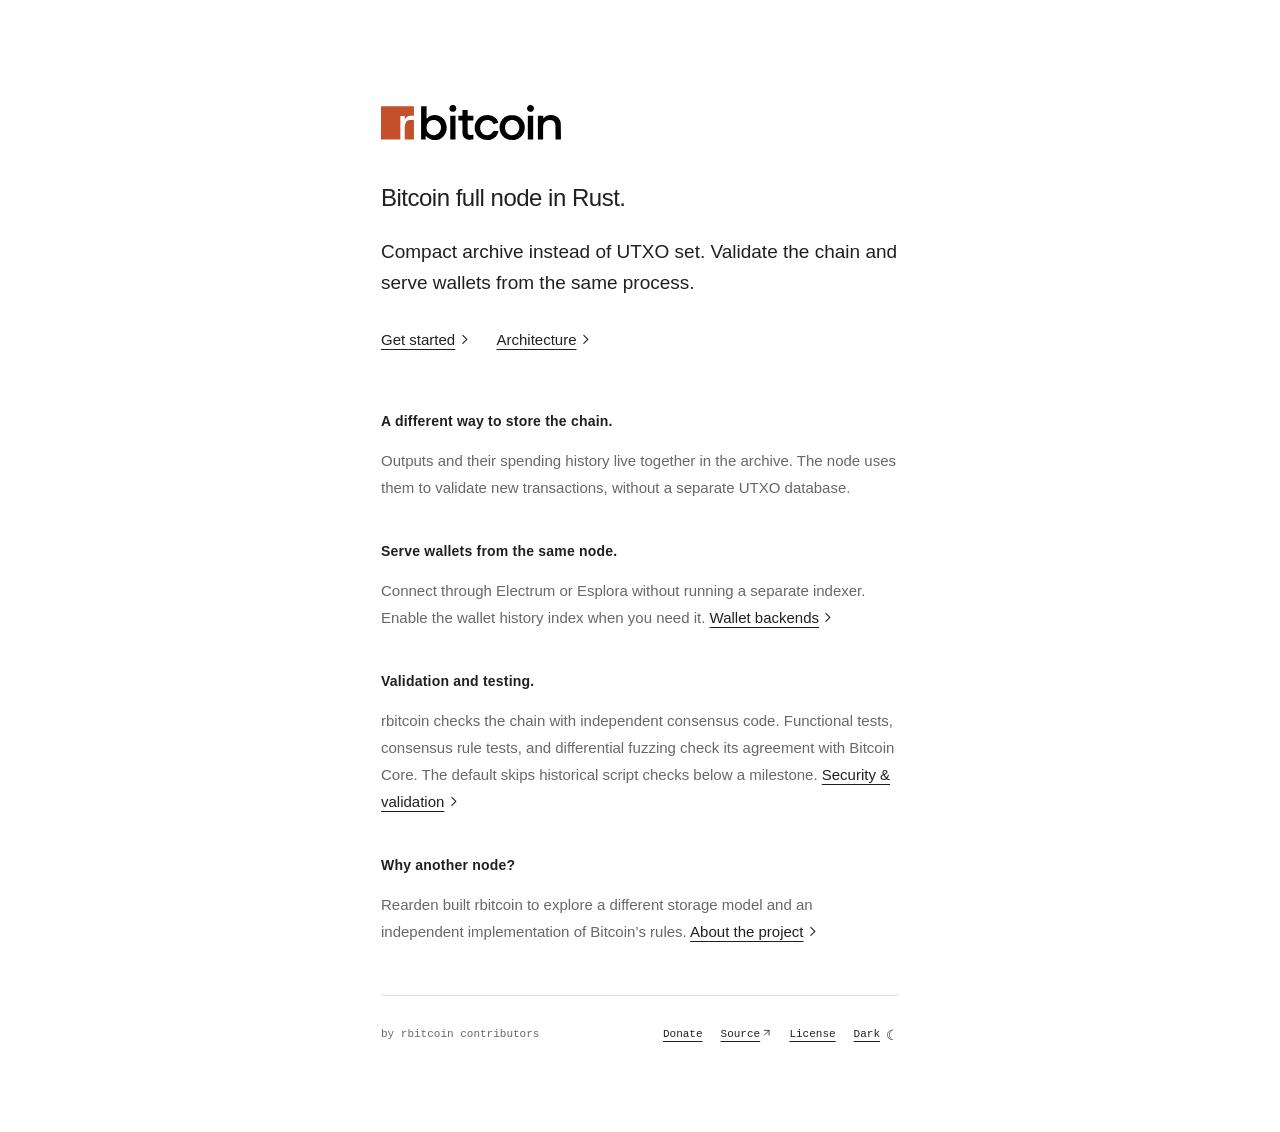
<file: index.html>
<!doctype html>
<html lang="en">
  <head>
    <meta charset="utf-8" />
    <meta content="width=device-width,initial-scale=1" name="viewport" />
    <title>Bitcoin full node in Rust — rbitcoin</title>
    <meta
      content="A Bitcoin full node in Rust, built around a compact archive with wallet serving in the same process."
      name="description"
    />
    <meta content="#ffffff" name="theme-color" />
    <link href="assets/img/favicon.svg" rel="icon" type="image/svg+xml" />
    <script src="assets/theme.js?v=text-toggle"></script>
    <link href="assets/site.css?v=archive-comparison" rel="stylesheet" />
    <link href="https://rbitcoin.org/" rel="canonical" />
    <link href="site.webmanifest" rel="manifest" />
    <link href="assets/img/apple-touch-icon.png" rel="apple-touch-icon" />
    <meta content="website" property="og:type" />
    <meta content="rbitcoin" property="og:site_name" />
    <meta content="Bitcoin full node in Rust — rbitcoin" property="og:title" />
    <meta
      content="A Bitcoin full node in Rust, built around a compact archive with wallet serving in the same process."
      property="og:description"
    />
    <meta content="https://rbitcoin.org/" property="og:url" />
    <meta content="https://rbitcoin.org/assets/img/og-card.png" property="og:image" />
    <meta content="1200" property="og:image:width" />
    <meta content="630" property="og:image:height" />
    <meta content="rbitcoin" property="og:image:alt" />
    <meta content="summary_large_image" name="twitter:card" />
  </head>
  <body class="site essential-site home-page">
    <a class="skip" href="#main">Skip to content</a>
    <div class="essential">
      <main id="main">
        <h1>
          <a href="index.html"
            ><img
              alt="rbitcoin"
              class="wordmark wordmark-light"
              height="526"
              src="assets/wordmark-light.svg?v=updated-logo"
              width="2728" /><img
              alt="rbitcoin"
              class="wordmark wordmark-dark"
              height="526"
              src="assets/wordmark-dark.svg?v=readable-dark"
              width="2728"
          /></a>
        </h1>
        <p class="opening">Bitcoin full node in Rust.</p>
        <p>
          Compact archive instead of UTXO set. Validate the chain and serve wallets from the same
          process.
        </p>
        <nav aria-label="Start here" class="links">
          <a href="get-started/index.html"
            >Get started<svg
              aria-hidden="true"
              class="link-icon"
              fill="none"
              focusable="false"
              height="12"
              stroke="currentColor"
              stroke-linecap="round"
              stroke-linejoin="round"
              stroke-width="1.4"
              viewBox="0 0 16 16"
              width="12"
              xmlns="http://www.w3.org/2000/svg"
            >
              <path d="m6 3 5 5-5 5"></path></svg></a
          ><a href="architecture/index.html"
            >Architecture<svg
              aria-hidden="true"
              class="link-icon"
              fill="none"
              focusable="false"
              height="12"
              stroke="currentColor"
              stroke-linecap="round"
              stroke-linejoin="round"
              stroke-width="1.4"
              viewBox="0 0 16 16"
              width="12"
              xmlns="http://www.w3.org/2000/svg"
            >
              <path d="m6 3 5 5-5 5"></path></svg
          ></a>
        </nav>
        <section id="difference">
          <h2>A different way to store the chain.</h2>
          <p class="small">
            Outputs and their spending history live together in the archive. The node uses them to
            validate new transactions, without a separate UTXO database.
          </p>
        </section>
        <section id="wallets">
          <h2>Serve wallets from the same node.</h2>
          <p class="small">
            Connect through Electrum or Esplora without running a separate indexer. Enable the
            wallet history index when you need it.
            <a href="wallets/index.html"
              >Wallet backends<svg
                aria-hidden="true"
                class="link-icon"
                fill="none"
                focusable="false"
                height="12"
                stroke="currentColor"
                stroke-linecap="round"
                stroke-linejoin="round"
                stroke-width="1.4"
                viewBox="0 0 16 16"
                width="12"
                xmlns="http://www.w3.org/2000/svg"
              >
                <path d="m6 3 5 5-5 5"></path></svg
            ></a>
          </p>
        </section>
        <section id="status">
          <h2>Validation and testing.</h2>
          <p class="small">
            rbitcoin checks the chain with independent consensus code. Functional tests, consensus
            rule tests, and differential fuzzing check its agreement with Bitcoin Core. The default
            skips historical script checks below a milestone.
            <a href="security/index.html"
              >Security &amp; validation<svg
                aria-hidden="true"
                class="link-icon"
                fill="none"
                focusable="false"
                height="12"
                stroke="currentColor"
                stroke-linecap="round"
                stroke-linejoin="round"
                stroke-width="1.4"
                viewBox="0 0 16 16"
                width="12"
                xmlns="http://www.w3.org/2000/svg"
              >
                <path d="m6 3 5 5-5 5"></path></svg
            ></a>
          </p>
        </section>
        <section id="project">
          <h2>Why another node?</h2>
          <p class="small">
            Rearden built rbitcoin to explore a different storage model and an independent
            implementation of Bitcoin’s rules.
            <a href="about/index.html"
              >About the project<svg
                aria-hidden="true"
                class="link-icon"
                fill="none"
                focusable="false"
                height="12"
                stroke="currentColor"
                stroke-linecap="round"
                stroke-linejoin="round"
                stroke-width="1.4"
                viewBox="0 0 16 16"
                width="12"
                xmlns="http://www.w3.org/2000/svg"
              >
                <path d="m6 3 5 5-5 5"></path></svg
            ></a>
          </p>
        </section>
      </main>
      <footer class="site-colophon">
        <span>by rbitcoin contributors</span>
        <nav aria-label="Project information">
          <a href="about/index.html#donate">Donate</a
          ><a class="source-link" href="https://github.com/reardencode/rbitcoin"
            ><span>Source</span
            ><svg
              aria-hidden="true"
              class="link-icon"
              fill="none"
              focusable="false"
              height="12"
              stroke="currentColor"
              stroke-linecap="round"
              stroke-linejoin="round"
              stroke-width="1.4"
              viewBox="0 0 16 16"
              width="12"
              xmlns="http://www.w3.org/2000/svg"
            >
              <path d="M4 12 12 4M4 4h8v8"></path></svg></a
          ><a href="NOTICE.txt">License</a
          ><button aria-label="Switch color theme" class="theme-toggle" hidden="" type="button">
            <span class="theme-label">Dark</span
            ><span aria-hidden="true" class="theme-symbol">☾</span>
          </button>
        </nav>
      </footer>
    </div>
  </body>
</html>
</file>
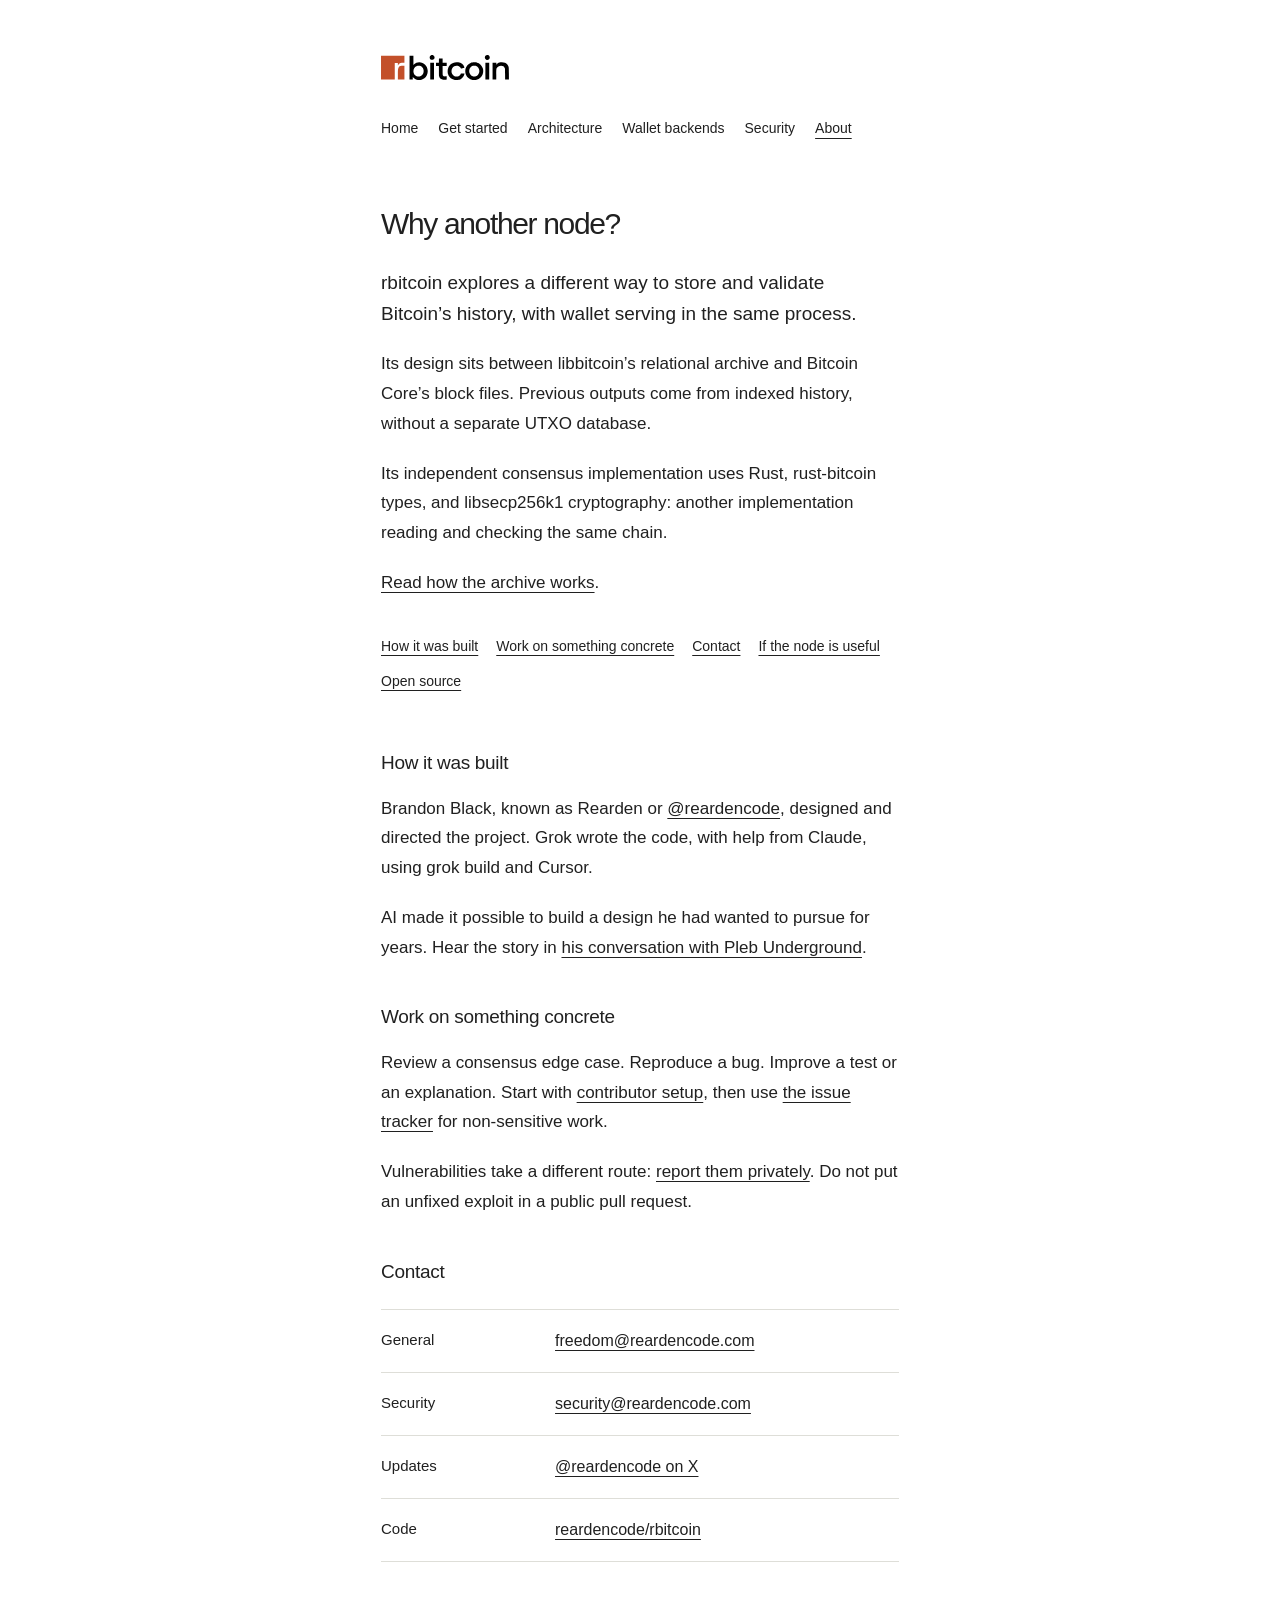
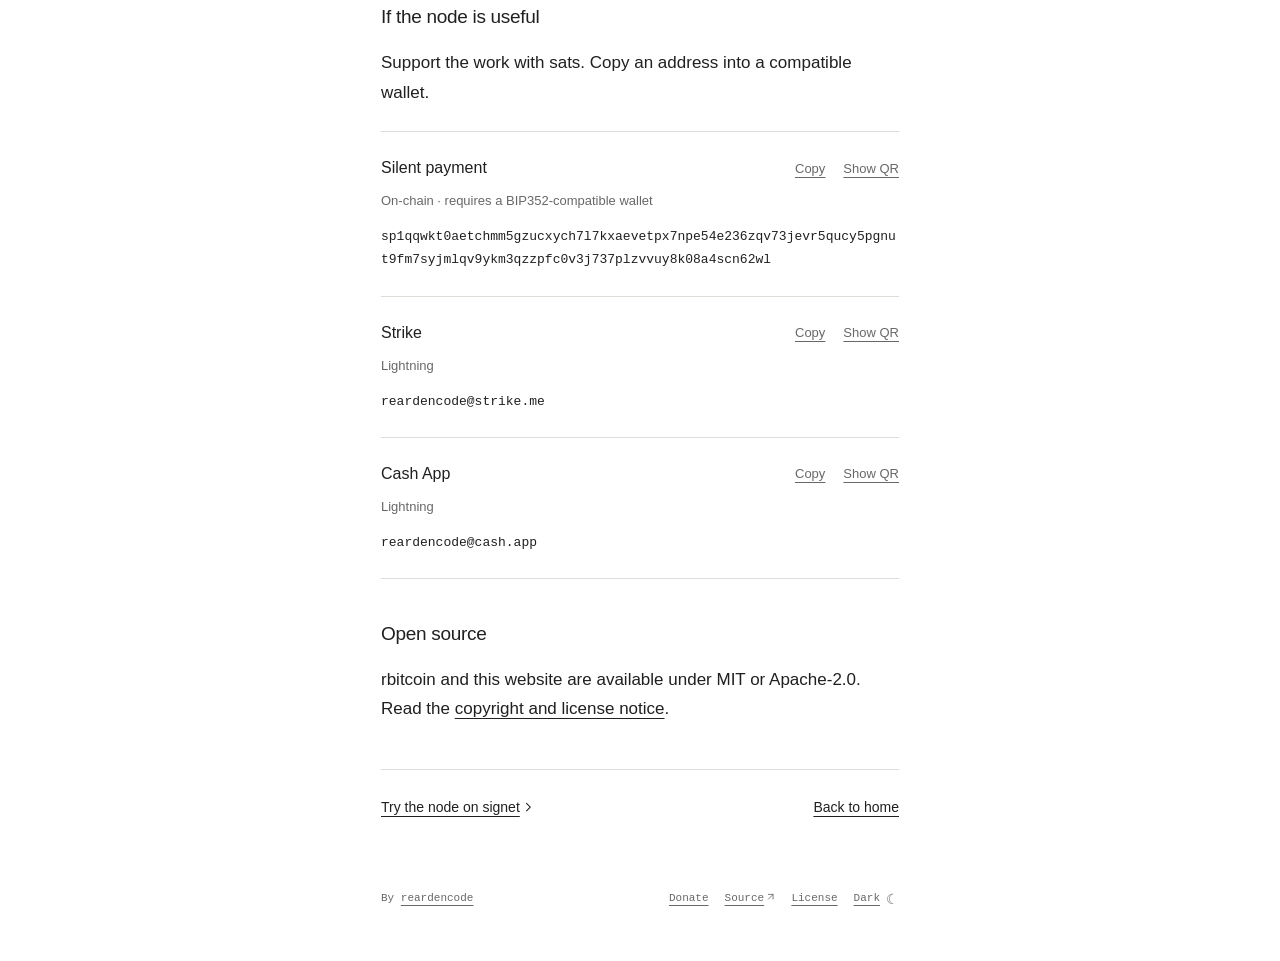
<file: about/index.html>
<!doctype html>
<html lang="en">
  <head>
    <meta charset="utf-8" />
    <meta content="width=device-width,initial-scale=1" name="viewport" />
    <title>About — rbitcoin</title>
    <meta
      content="The reason for another node, the people behind it, and ways to contribute."
      name="description"
    />
    <meta content="#ffffff" name="theme-color" />
    <link href="../assets/img/favicon.svg" rel="icon" type="image/svg+xml" />
    <script src="../assets/theme.js?v=text-toggle"></script>
    <link href="../assets/site.css?v=archive-comparison" rel="stylesheet" />
    <script defer="" src="../assets/code-copy.js?v=addresses"></script>
    <link href="https://rbitcoin.org/about/" rel="canonical" />
    <link href="../site.webmanifest" rel="manifest" />
    <link href="../assets/img/apple-touch-icon.png" rel="apple-touch-icon" />
    <meta content="website" property="og:type" />
    <meta content="rbitcoin" property="og:site_name" />
    <meta content="About — rbitcoin" property="og:title" />
    <meta
      content="The reason for another node, the people behind it, and ways to contribute."
      property="og:description"
    />
    <meta content="https://rbitcoin.org/about/" property="og:url" />
    <meta content="https://rbitcoin.org/assets/img/og-card.png" property="og:image" />
    <meta content="1200" property="og:image:width" />
    <meta content="630" property="og:image:height" />
    <meta content="rbitcoin" property="og:image:alt" />
    <meta content="summary_large_image" name="twitter:card" />
    <script defer="" src="../assets/release.js"></script>
    <script src="../assets/donation-qr.js" defer></script>
  </head>
  <body class="site essential-site reading-page">
    <a class="skip" href="#main">Skip to content</a>
    <div class="chapter-grid">
      <header class="chapter-sidebar">
        <a class="chapter-brand" href="../index.html"
          ><img
            alt="rbitcoin"
            class="wordmark wordmark-light"
            height="526"
            src="../assets/wordmark-light.svg?v=updated-logo"
            width="2728" /><img
            alt="rbitcoin"
            class="wordmark wordmark-dark"
            height="526"
            src="../assets/wordmark-dark.svg?v=readable-dark"
            width="2728"
        /></a>
        <nav aria-label="Site" class="chapter-nav">
          <a href="../index.html">Home</a
          ><a href="../get-started/index.html"><span>01</span>Get started</a
          ><a href="../architecture/index.html"><span>02</span>Architecture</a
          ><a href="../wallets/index.html"><span>03</span>Wallet backends</a
          ><a href="../security/index.html"><span>04</span>Security</a
          ><a aria-current="page" href="index.html"><span>05</span>About</a>
        </nav>
      </header>
      <main class="chapter" id="main">
        <header class="chapter-title" id="why">
          <h1>Why another node?</h1>
          <p class="chapter-intro">
            rbitcoin explores a different way to store and validate Bitcoin’s history, with wallet
            serving in the same process.
          </p>
          <p>
            Its design sits between libbitcoin’s relational archive and Bitcoin Core’s block files.
            Previous outputs come from indexed history, without a separate UTXO database.
          </p>
          <p>
            Its independent consensus implementation uses Rust, rust-bitcoin types, and libsecp256k1
            cryptography: another implementation reading and checking the same chain.
          </p>
          <p><a href="../architecture/index.html">Read how the archive works</a>.</p>
        </header>
        <nav aria-label="On this page" class="chapter-contents">
          <a href="#authorship">How it was built</a
          ><a href="#contribute">Work on something concrete</a><a href="#contact">Contact</a
          ><a href="#donate">If the node is useful</a><a href="#license">Open source</a>
        </nav>
        <section id="authorship">
          <h2>How it was built</h2>
          <p>
            Brandon Black, known as Rearden or <a href="https://x.com/reardencode">@reardencode</a>,
            designed and directed the project. Grok wrote the code, with help from Claude, using
            grok build and Cursor.
          </p>
          <p>
            AI made it possible to build a design he had wanted to pursue for years. Hear the story
            in
            <a href="https://x.com/PlebUnderground/status/2095904882398265361"
              >his conversation with Pleb Underground</a
            >.
          </p>
        </section>
        <section id="contribute">
          <h2>Work on something concrete</h2>
          <p>
            Review a consensus edge case. Reproduce a bug. Improve a test or an explanation. Start
            with
            <a href="https://github.com/reardencode/rbitcoin/blob/master/CONTRIBUTING.md"
              >contributor setup</a
            >, then use
            <a href="https://github.com/reardencode/rbitcoin/issues">the issue tracker</a> for
            non-sensitive work.
          </p>
          <p>
            Vulnerabilities take a different route:
            <a href="../security/index.html#report">report them privately</a>. Do not put an unfixed
            exploit in a public pull request.
          </p>
        </section>
        <section id="contact">
          <h2>Contact</h2>
          <dl class="fact-list">
            <div>
              <dt>General</dt>
              <dd><a href="mailto:freedom@reardencode.com">freedom@reardencode.com</a></dd>
            </div>
            <div>
              <dt>Security</dt>
              <dd><a href="mailto:security@reardencode.com">security@reardencode.com</a></dd>
            </div>
            <div>
              <dt>Updates</dt>
              <dd><a href="https://x.com/reardencode">@reardencode on X</a></dd>
            </div>
            <div>
              <dt>Code</dt>
              <dd><a href="https://github.com/reardencode/rbitcoin">reardencode/rbitcoin</a></dd>
            </div>
          </dl>
        </section>
        <section id="donate">
          <h2>If the node is useful</h2>
          <p>Support the work with sats. Copy an address into a compatible wallet.</p>
          <div class="donation-methods">
            <div class="donation-method" data-copy-kind="address">
              <div class="donation-heading">
                <h3>Silent payment</h3>
                <div class="donation-actions">
                  <button
                    aria-label="Copy Silent payment address"
                    class="copy-command"
                    hidden=""
                    type="button"
                  >
                    <span>Copy</span>
                  </button>
                  <button
                    class="qr-toggle"
                    type="button"
                    aria-expanded="false"
                    aria-controls="qr-sp-donate"
                    aria-label="Show Silent payment QR code"
                    hidden
                  >
                    Show QR
                  </button>
                </div>
              </div>
              <p class="donation-note">On-chain · requires a BIP352-compatible wallet</p>
              <code id="sp-donate"
                >sp1qqwkt0aetchmm5gzucxych7l7kxaevetpx7npe54e236zqv73jevr5qucy5pgnut9fm7syjmlqv9ykm3qzzpfc0v3j737plzvvuy8k08a4scn62wl</code
              >
              <p aria-live="polite" class="copy-status" role="status"></p>
              <div class="donation-qr" id="qr-sp-donate">
                <img
                  alt="Silent payment address QR code"
                  height="424"
                  loading="lazy"
                  src="../assets/img/qr-sp-donate.png"
                  width="424"
                />
              </div>
            </div>
            <div class="donation-method" data-copy-kind="address">
              <div class="donation-heading">
                <h3>Strike</h3>
                <div class="donation-actions">
                  <button
                    aria-label="Copy Strike address"
                    class="copy-command"
                    hidden=""
                    type="button"
                  >
                    <span>Copy</span>
                  </button>
                  <button
                    class="qr-toggle"
                    type="button"
                    aria-expanded="false"
                    aria-controls="qr-ln-strike"
                    aria-label="Show Strike QR code"
                    hidden
                  >
                    Show QR
                  </button>
                </div>
              </div>
              <p class="donation-note">Lightning</p>
              <code id="ln-strike">reardencode@strike.me</code>
              <p aria-live="polite" class="copy-status" role="status"></p>
              <div class="donation-qr" id="qr-ln-strike">
                <img
                  alt="Strike address QR code"
                  height="264"
                  loading="lazy"
                  src="../assets/img/qr-ln-strike.png"
                  width="264"
                />
              </div>
            </div>
            <div class="donation-method" data-copy-kind="address">
              <div class="donation-heading">
                <h3>Cash App</h3>
                <div class="donation-actions">
                  <button
                    aria-label="Copy Cash App address"
                    class="copy-command"
                    hidden=""
                    type="button"
                  >
                    <span>Copy</span>
                  </button>
                  <button
                    class="qr-toggle"
                    type="button"
                    aria-expanded="false"
                    aria-controls="qr-ln-cashapp"
                    aria-label="Show Cash App QR code"
                    hidden
                  >
                    Show QR
                  </button>
                </div>
              </div>
              <p class="donation-note">Lightning</p>
              <code id="ln-cashapp">reardencode@cash.app</code>
              <p aria-live="polite" class="copy-status" role="status"></p>
              <div class="donation-qr" id="qr-ln-cashapp">
                <img
                  alt="Cash App address QR code"
                  height="264"
                  loading="lazy"
                  src="../assets/img/qr-ln-cashapp.png"
                  width="264"
                />
              </div>
            </div>
          </div>
        </section>
        <section id="license">
          <h2>Open source</h2>
          <p>
            rbitcoin and this website are available under MIT or Apache-2.0. Read the
            <a href="../NOTICE.txt">copyright and license notice</a>.
          </p>
        </section>
        <nav aria-label="Continue reading" class="chapter-next">
          <a href="../get-started/index.html"
            >Try the node on signet<svg
              aria-hidden="true"
              class="link-icon"
              fill="none"
              focusable="false"
              height="12"
              stroke="currentColor"
              stroke-linecap="round"
              stroke-linejoin="round"
              stroke-width="1.4"
              viewBox="0 0 16 16"
              width="12"
              xmlns="http://www.w3.org/2000/svg"
            >
              <path d="m6 3 5 5-5 5"></path></svg></a
          ><a href="../index.html">Back to home</a>
        </nav>
      </main>
    </div>
    <footer class="site-colophon">
      <span>By <a href="https://x.com/reardencode">reardencode</a></span>
      <nav aria-label="Project information">
        <a href="index.html#donate">Donate</a
        ><a class="source-link" href="https://github.com/reardencode/rbitcoin"
          ><span>Source</span
          ><svg
            aria-hidden="true"
            class="link-icon"
            fill="none"
            focusable="false"
            height="12"
            stroke="currentColor"
            stroke-linecap="round"
            stroke-linejoin="round"
            stroke-width="1.4"
            viewBox="0 0 16 16"
            width="12"
            xmlns="http://www.w3.org/2000/svg"
          >
            <path d="M4 12 12 4M4 4h8v8"></path></svg></a
        ><a href="../NOTICE.txt">License</a
        ><button aria-label="Switch color theme" class="theme-toggle" hidden="" type="button">
          <span class="theme-label">Dark</span
          ><span aria-hidden="true" class="theme-symbol">☾</span>
        </button>
      </nav>
    </footer>
  </body>
</html>
</file>
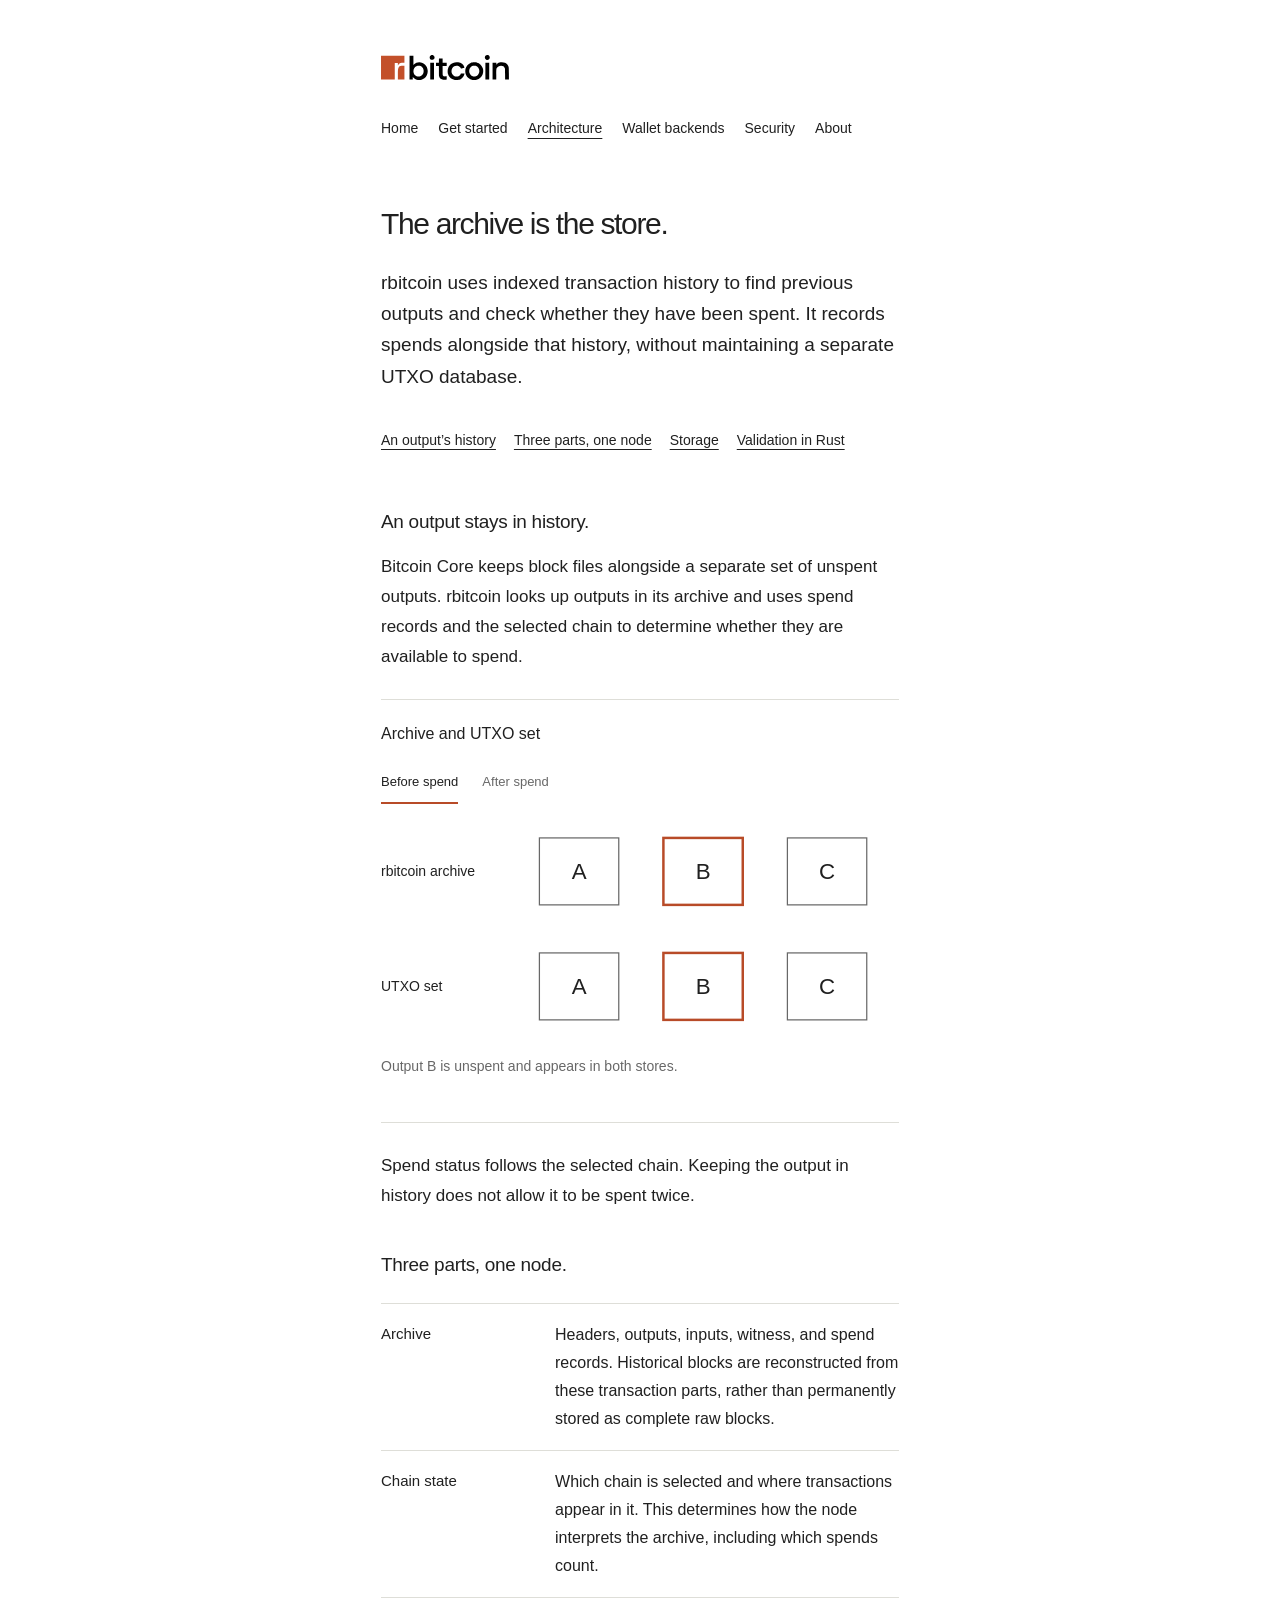
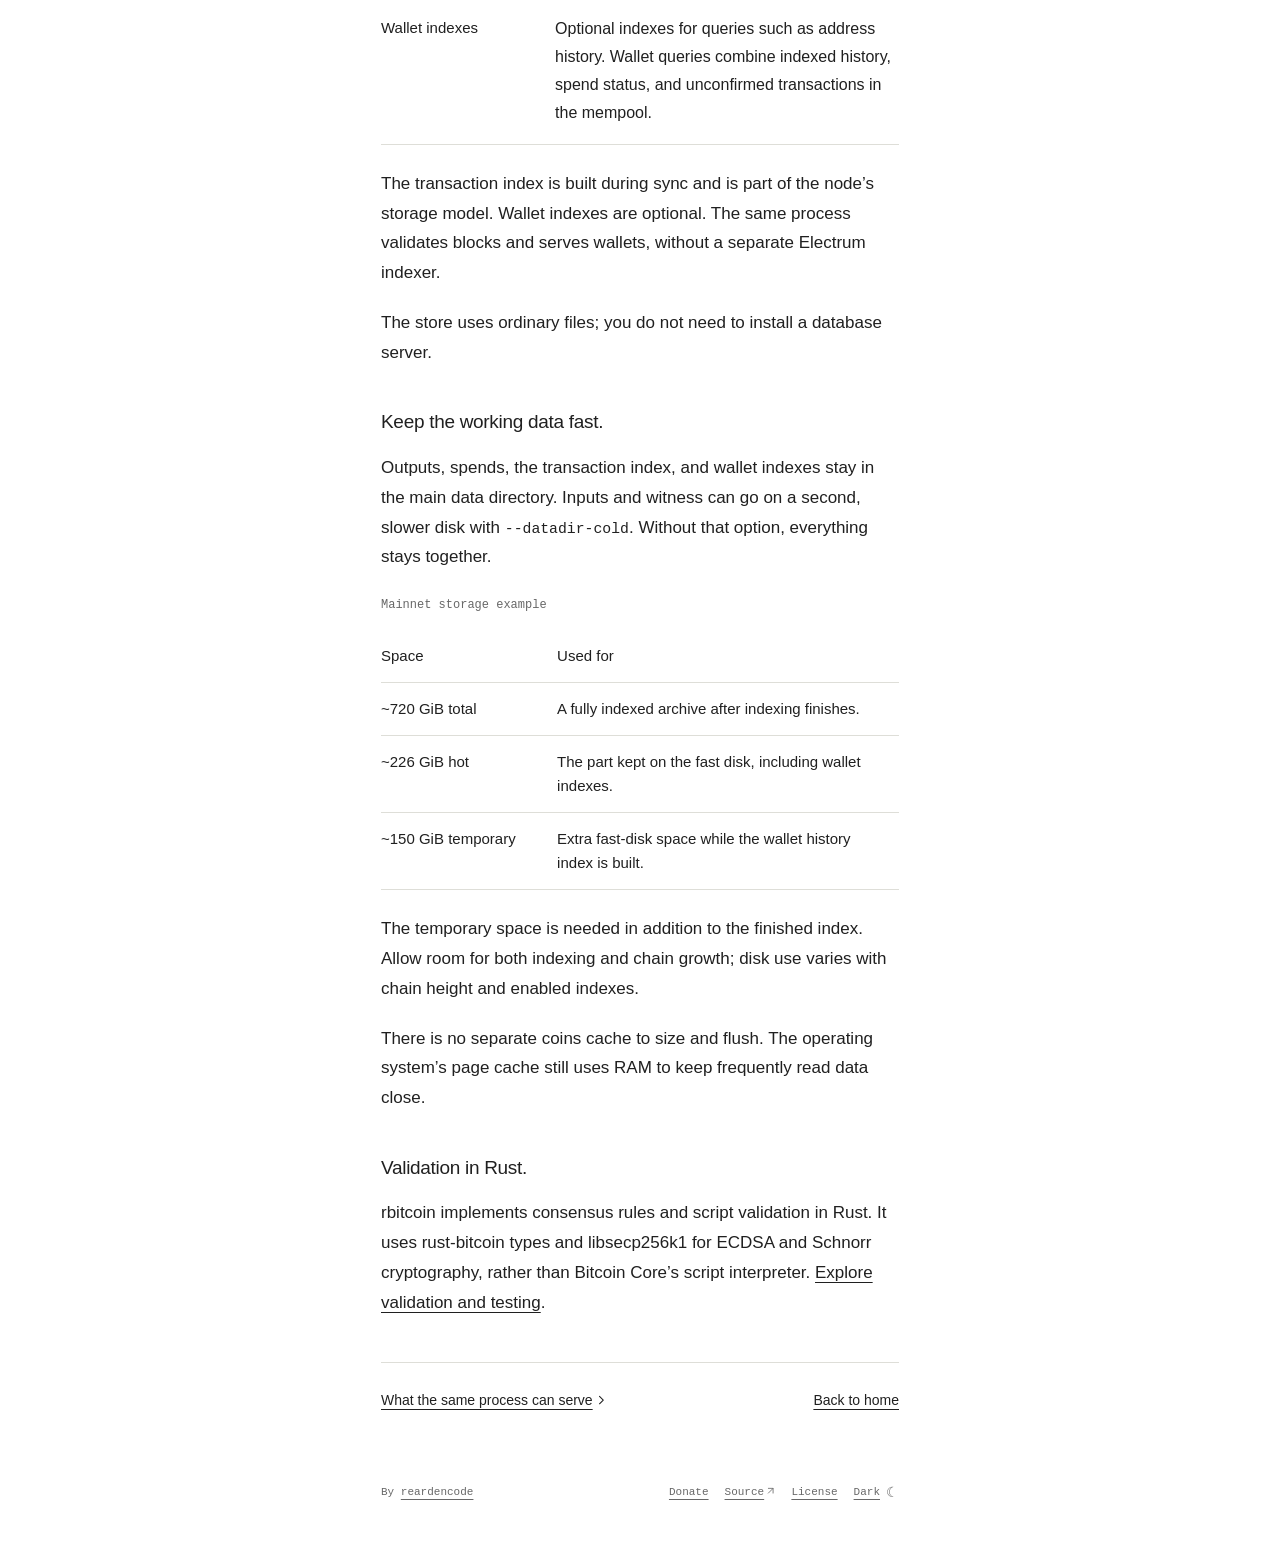
<file: architecture/index.html>
<!doctype html>
<html lang="en">
  <head>
    <meta charset="utf-8" />
    <meta content="width=device-width,initial-scale=1" name="viewport" />
    <title>Architecture — rbitcoin</title>
    <meta
      content="Why the archive replaces the coins database—and what that changes."
      name="description"
    />
    <meta content="#ffffff" name="theme-color" />
    <link href="../assets/img/favicon.svg" rel="icon" type="image/svg+xml" />
    <script src="../assets/theme.js?v=text-toggle"></script>
    <link href="../assets/site.css?v=archive-comparison" rel="stylesheet" />
    <script defer="" src="../assets/archive-comparison.js"></script>
    <link href="https://rbitcoin.org/architecture/" rel="canonical" />
    <link href="../site.webmanifest" rel="manifest" />
    <link href="../assets/img/apple-touch-icon.png" rel="apple-touch-icon" />
    <meta content="website" property="og:type" />
    <meta content="rbitcoin" property="og:site_name" />
    <meta content="Architecture — rbitcoin" property="og:title" />
    <meta
      content="Why the archive replaces the coins database—and what that changes."
      property="og:description"
    />
    <meta content="https://rbitcoin.org/architecture/" property="og:url" />
    <meta content="https://rbitcoin.org/assets/img/og-card.png" property="og:image" />
    <meta content="1200" property="og:image:width" />
    <meta content="630" property="og:image:height" />
    <meta content="rbitcoin" property="og:image:alt" />
    <meta content="summary_large_image" name="twitter:card" />
    <script defer="" src="../assets/release.js"></script>
  </head>
  <body class="site essential-site reading-page">
    <a class="skip" href="#main">Skip to content</a>
    <div class="chapter-grid">
      <header class="chapter-sidebar">
        <a class="chapter-brand" href="../index.html"
          ><img
            alt="rbitcoin"
            class="wordmark wordmark-light"
            height="526"
            src="../assets/wordmark-light.svg?v=updated-logo"
            width="2728" /><img
            alt="rbitcoin"
            class="wordmark wordmark-dark"
            height="526"
            src="../assets/wordmark-dark.svg?v=readable-dark"
            width="2728"
        /></a>
        <nav aria-label="Site" class="chapter-nav">
          <a href="../index.html">Home</a
          ><a href="../get-started/index.html"><span>01</span>Get started</a
          ><a aria-current="page" href="index.html"><span>02</span>Architecture</a
          ><a href="../wallets/index.html"><span>03</span>Wallet backends</a
          ><a href="../security/index.html"><span>04</span>Security</a
          ><a href="../about/index.html"><span>05</span>About</a>
        </nav>
      </header>
      <main class="chapter" id="main">
        <header class="chapter-title">
          <p class="chapter-kicker">02 / Architecture</p>
          <h1>The archive is the store.</h1>
          <p class="chapter-intro">
            rbitcoin uses indexed transaction history to find previous outputs and check whether
            they have been spent. It records spends alongside that history, without maintaining a
            separate UTXO database.
          </p>
        </header>
        <nav aria-label="On this page" class="chapter-contents">
          <a href="#archive">An output’s history</a><a href="#store">Three parts, one node</a
          ><a href="#storage">Storage</a><a href="#consensus">Validation in Rust</a>
        </nav>
        <section id="archive">
          <h2>An output stays in history.</h2>
          <p>
            Bitcoin Core keeps block files alongside a separate set of unspent outputs. rbitcoin
            looks up outputs in its archive and uses spend records and the selected chain to
            determine whether they are available to spend.
          </p>
          <figure class="archive-comparison">
            <figcaption>Archive and UTXO set</figcaption>
            <div aria-label="Spend output B" class="archive-controls" hidden="" role="group">
              <button aria-pressed="true" data-choice="0" type="button">Before spend</button
              ><button aria-pressed="false" data-choice="1" type="button">After spend</button>
            </div>
            <div class="comparison-rows">
              <div class="comparison-row">
                <span>rbitcoin archive</span
                ><svg
                  aria-label="rbitcoin archive: outputs A, B, and C"
                  role="img"
                  viewBox="0 0 300 70"
                >
                  <g id="archive-A">
                    <rect class="token" height="54" width="64" x="10" y="8"></rect>
                    <text class="center" x="42" y="41">A</text>
                  </g>
                  <g id="archive-B">
                    <rect class="token focus-token" height="54" width="64" x="110" y="8"></rect>
                    <text class="center" x="142" y="41">B</text>
                  </g>
                  <g id="archive-C">
                    <rect class="token" height="54" width="64" x="210" y="8"></rect>
                    <text class="center" x="242" y="41">C</text>
                  </g>
                  <path
                    class="accent"
                    d="M118 54 L166 16"
                    id="spend-mark"
                    visibility="hidden"
                  ></path>
                </svg>
              </div>
              <div class="comparison-row">
                <span>UTXO set</span
                ><svg aria-label="UTXO set: outputs A, B, and C" role="img" viewBox="0 0 300 70">
                  <g id="utxo-A">
                    <rect class="token" height="54" width="64" x="10" y="8"></rect>
                    <text class="center" x="42" y="41">A</text>
                  </g>
                  <g id="utxo-B">
                    <rect class="token focus-token" height="54" width="64" x="110" y="8"></rect>
                    <text class="center" x="142" y="41">B</text>
                  </g>
                  <g id="utxo-C">
                    <rect class="token" height="54" width="64" x="210" y="8"></rect>
                    <text class="center" x="242" y="41">C</text>
                  </g>
                </svg>
              </div>
            </div>
            <p aria-live="polite" class="archive-caption">
              Output B is unspent and appears in both stores.
            </p>
          </figure>
          <p>
            Spend status follows the selected chain. Keeping the output in history does not allow it
            to be spent twice.
          </p>
        </section>
        <section id="store">
          <h2>Three parts, one node.</h2>
          <dl class="fact-list">
            <div>
              <dt>Archive</dt>
              <dd>
                Headers, outputs, inputs, witness, and spend records. Historical blocks are
                reconstructed from these transaction parts, rather than permanently stored as
                complete raw blocks.
              </dd>
            </div>
            <div>
              <dt>Chain state</dt>
              <dd>
                Which chain is selected and where transactions appear in it. This determines how the
                node interprets the archive, including which spends count.
              </dd>
            </div>
            <div>
              <dt>Wallet indexes</dt>
              <dd>
                Optional indexes for queries such as address history. Wallet queries combine indexed
                history, spend status, and unconfirmed transactions in the mempool.
              </dd>
            </div>
          </dl>
          <p>
            The transaction index is built during sync and is part of the node’s storage model.
            Wallet indexes are optional. The same process validates blocks and serves wallets,
            without a separate Electrum indexer.
          </p>
          <p>The store uses ordinary files; you do not need to install a database server.</p>
        </section>
        <section id="storage">
          <h2>Keep the working data fast.</h2>
          <p>
            Outputs, spends, the transaction index, and wallet indexes stay in the main data
            directory. Inputs and witness can go on a second, slower disk with
            <code>--datadir-cold</code>. Without that option, everything stays together.
          </p>
          <table>
            <caption id="measurements">
              Mainnet storage example
            </caption>
            <thead>
              <tr>
                <th scope="col">Space</th>
                <th scope="col">Used for</th>
              </tr>
            </thead>
            <tbody>
              <tr>
                <th scope="row">~720 GiB total</th>
                <td>A fully indexed archive after indexing finishes.</td>
              </tr>
              <tr>
                <th scope="row">~226 GiB hot</th>
                <td>The part kept on the fast disk, including wallet indexes.</td>
              </tr>
              <tr>
                <th scope="row">~150 GiB temporary</th>
                <td>Extra fast-disk space while the wallet history index is built.</td>
              </tr>
            </tbody>
          </table>
          <p>
            The temporary space is needed in addition to the finished index. Allow room for both
            indexing and chain growth; disk use varies with chain height and enabled indexes.
          </p>
          <p>
            There is no separate coins cache to size and flush. The operating system’s page cache
            still uses RAM to keep frequently read data close.
          </p>
        </section>
        <section id="consensus">
          <h2>Validation in Rust.</h2>
          <p>
            rbitcoin implements consensus rules and script validation in Rust. It uses rust-bitcoin
            types and libsecp256k1 for ECDSA and Schnorr cryptography, rather than Bitcoin Core’s
            script interpreter.
            <a href="../security/index.html#tests">Explore validation and testing</a>.
          </p>
        </section>
        <nav aria-label="Continue reading" class="chapter-next">
          <a href="../wallets/index.html"
            >What the same process can serve<svg
              aria-hidden="true"
              class="link-icon"
              fill="none"
              focusable="false"
              height="12"
              stroke="currentColor"
              stroke-linecap="round"
              stroke-linejoin="round"
              stroke-width="1.4"
              viewBox="0 0 16 16"
              width="12"
              xmlns="http://www.w3.org/2000/svg"
            >
              <path d="m6 3 5 5-5 5"></path></svg></a
          ><a href="../index.html">Back to home</a>
        </nav>
      </main>
    </div>
    <footer class="site-colophon">
      <span>By <a href="https://x.com/reardencode">reardencode</a></span>
      <nav aria-label="Project information">
        <a href="../about/index.html#donate">Donate</a
        ><a class="source-link" href="https://github.com/reardencode/rbitcoin"
          ><span>Source</span
          ><svg
            aria-hidden="true"
            class="link-icon"
            fill="none"
            focusable="false"
            height="12"
            stroke="currentColor"
            stroke-linecap="round"
            stroke-linejoin="round"
            stroke-width="1.4"
            viewBox="0 0 16 16"
            width="12"
            xmlns="http://www.w3.org/2000/svg"
          >
            <path d="M4 12 12 4M4 4h8v8"></path></svg></a
        ><a href="../NOTICE.txt">License</a
        ><button aria-label="Switch color theme" class="theme-toggle" hidden="" type="button">
          <span class="theme-label">Dark</span
          ><span aria-hidden="true" class="theme-symbol">☾</span>
        </button>
      </nav>
    </footer>
  </body>
</html>
</file>
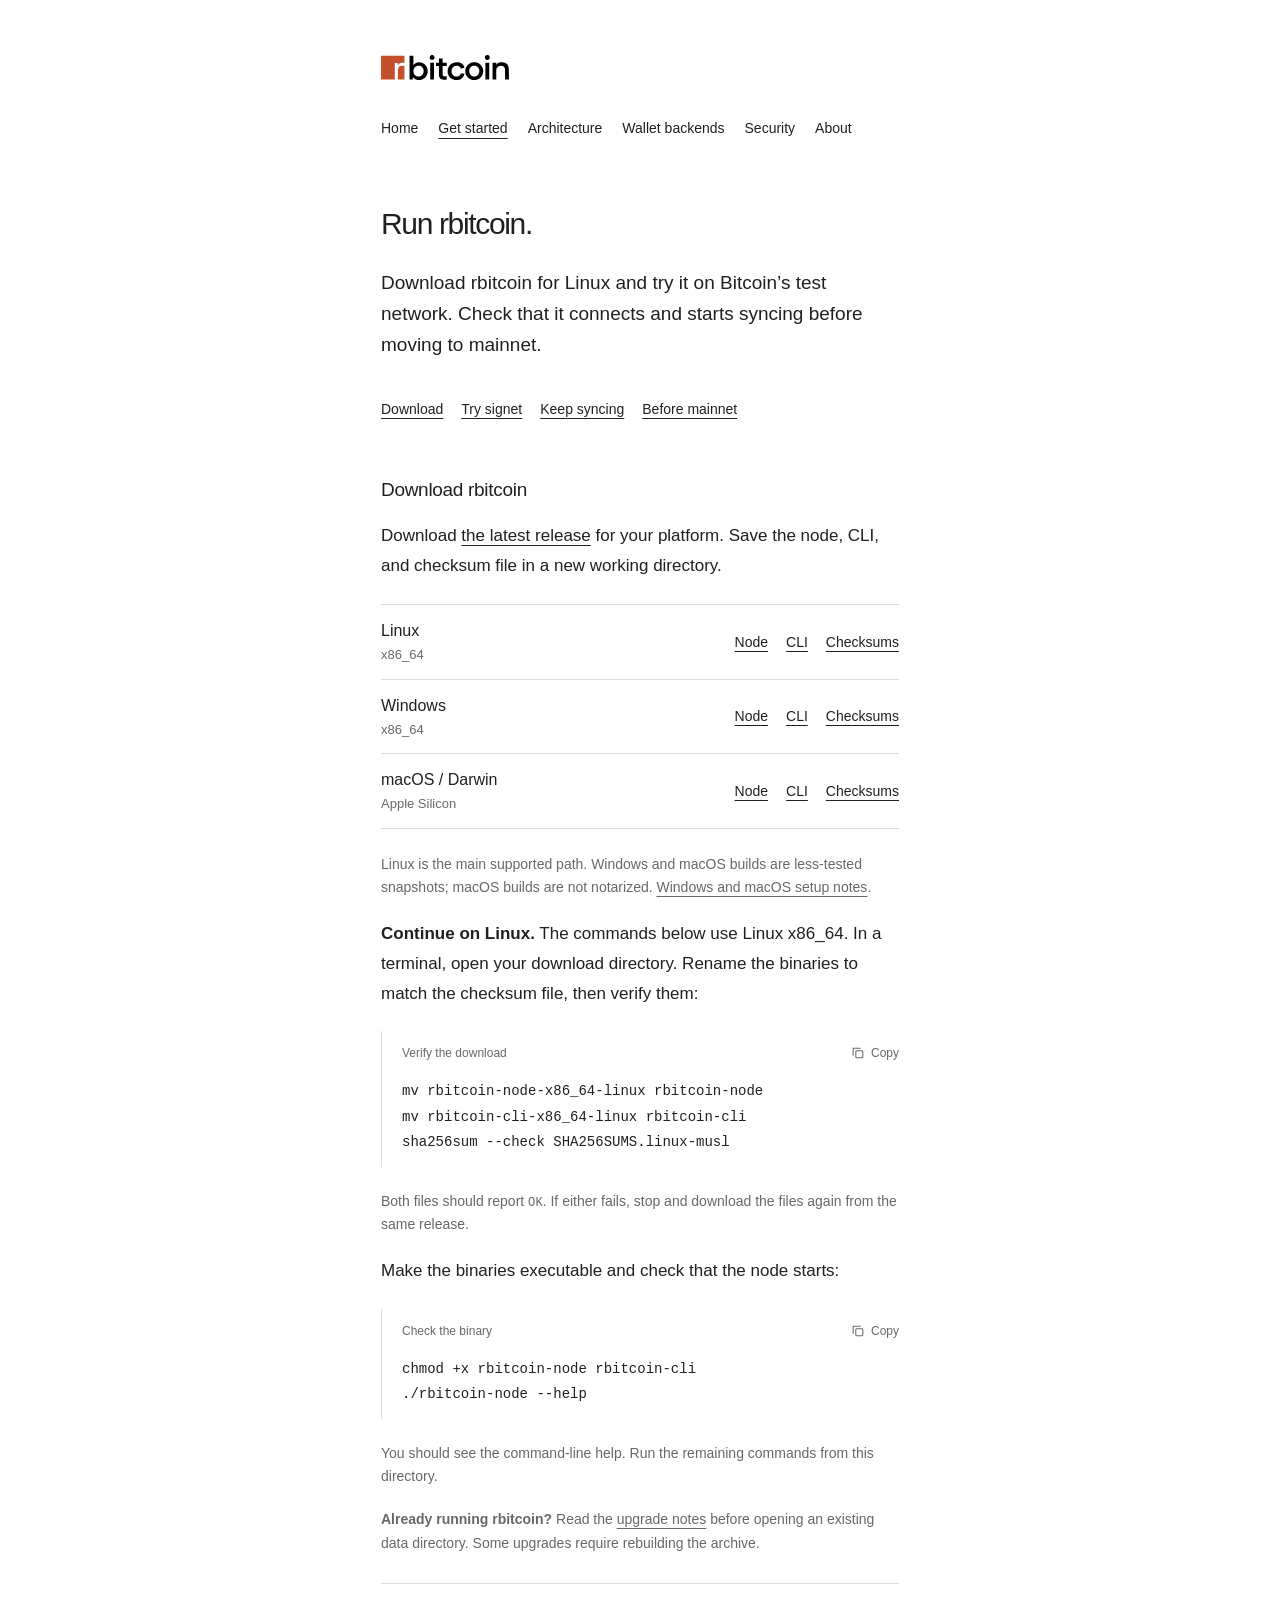
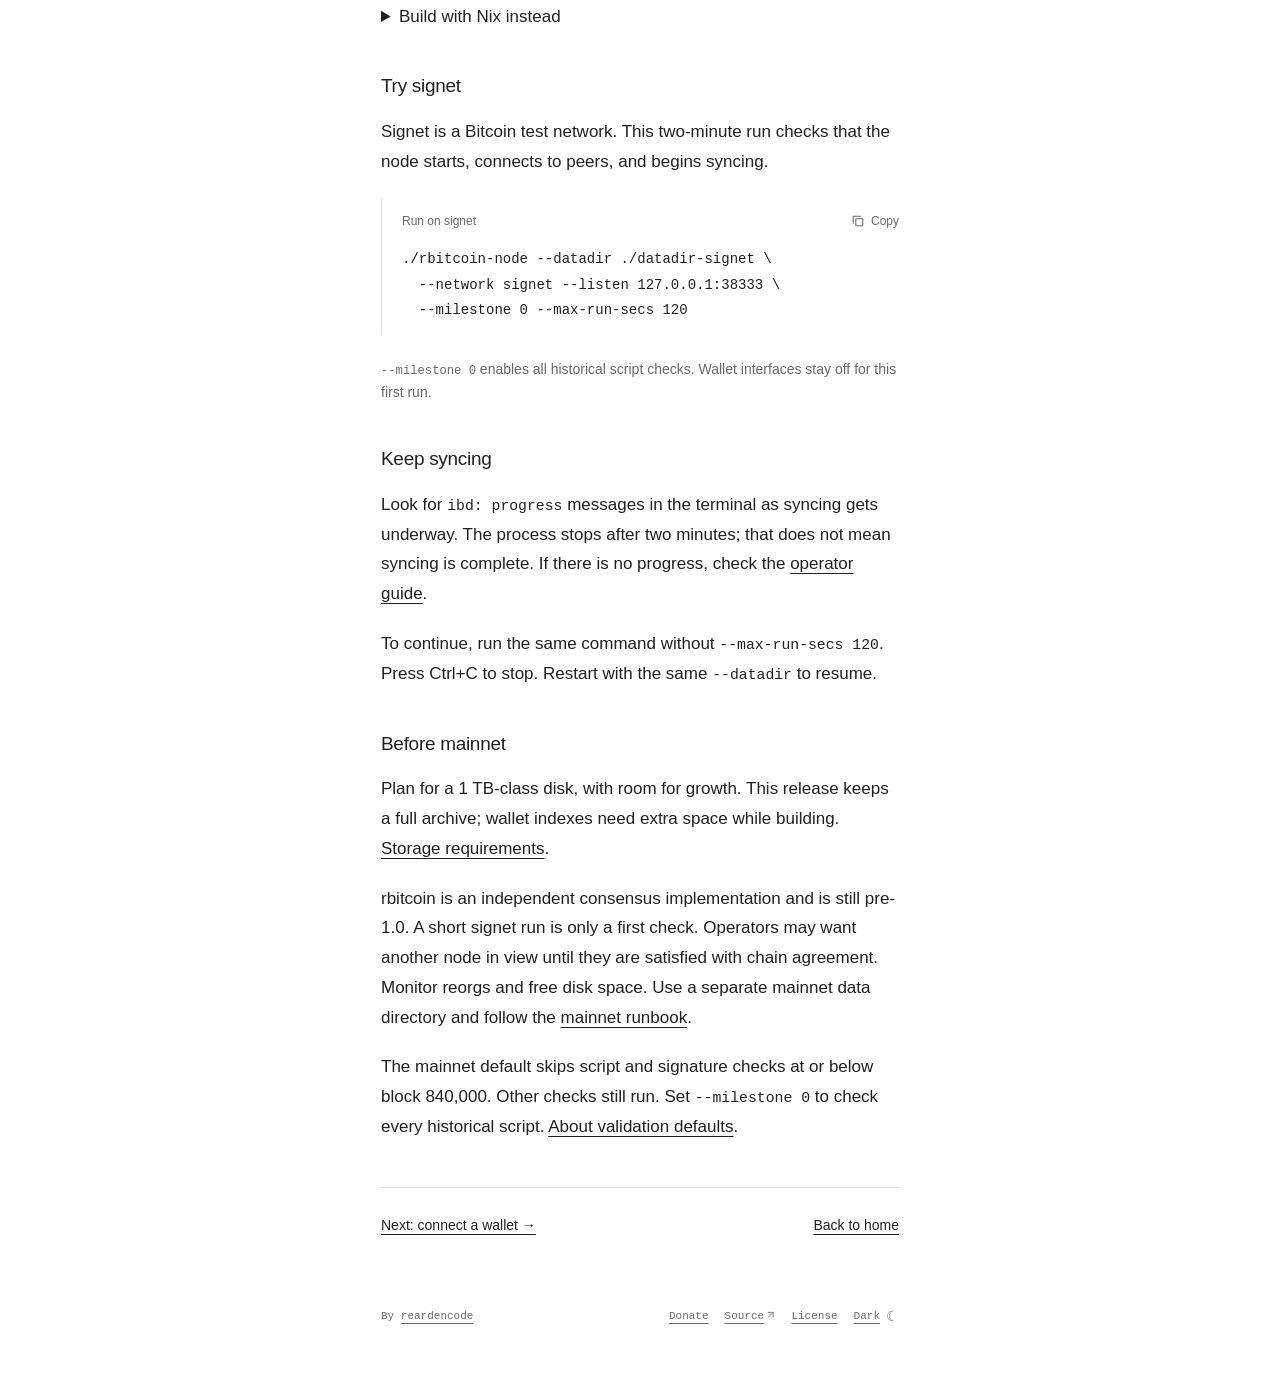
<file: get-started/index.html>
<!doctype html>
<html lang="en">
  <head>
    <meta charset="utf-8" />
    <meta content="width=device-width,initial-scale=1" name="viewport" />
    <title>Get started — rbitcoin</title>
    <meta
      content="Choose a Linux binary, try signet, and plan a mainnet archive."
      name="description"
    />
    <meta content="#ffffff" name="theme-color" />
    <link href="../assets/img/favicon.svg" rel="icon" type="image/svg+xml" />
    <script src="../assets/theme.js?v=text-toggle"></script>
    <link href="../assets/site.css?v=archive-comparison" rel="stylesheet" />
    <script defer="" src="../assets/code-copy.js?v=addresses"></script>
    <link href="https://rbitcoin.org/get-started/" rel="canonical" />
    <link href="../site.webmanifest" rel="manifest" />
    <link href="../assets/img/apple-touch-icon.png" rel="apple-touch-icon" />
    <meta content="website" property="og:type" />
    <meta content="rbitcoin" property="og:site_name" />
    <meta content="Get started — rbitcoin" property="og:title" />
    <meta
      content="Choose a Linux binary, try signet, and plan a mainnet archive."
      property="og:description"
    />
    <meta content="https://rbitcoin.org/get-started/" property="og:url" />
    <meta content="https://rbitcoin.org/assets/img/og-card.png" property="og:image" />
    <meta content="1200" property="og:image:width" />
    <meta content="630" property="og:image:height" />
    <meta content="rbitcoin" property="og:image:alt" />
    <meta content="summary_large_image" name="twitter:card" />
    <script defer="" src="../assets/release.js"></script>
  </head>
  <body class="site essential-site reading-page">
    <a class="skip" href="#main">Skip to content</a>
    <div class="chapter-grid">
      <header class="chapter-sidebar">
        <a class="chapter-brand" href="../index.html"
          ><img
            alt="rbitcoin"
            class="wordmark wordmark-light"
            height="526"
            src="../assets/wordmark-light.svg?v=updated-logo"
            width="2728" /><img
            alt="rbitcoin"
            class="wordmark wordmark-dark"
            height="526"
            src="../assets/wordmark-dark.svg?v=readable-dark"
            width="2728"
        /></a>
        <nav aria-label="Site" class="chapter-nav">
          <a href="../index.html">Home</a
          ><a aria-current="page" href="index.html"><span>01</span>Get started</a
          ><a href="../architecture/index.html"><span>02</span>Architecture</a
          ><a href="../wallets/index.html"><span>03</span>Wallet backends</a
          ><a href="../security/index.html"><span>04</span>Security</a
          ><a href="../about/index.html"><span>05</span>About</a>
        </nav>
      </header>
      <main class="chapter" id="main">
        <header class="chapter-title">
          <p class="chapter-kicker">01 / Get started</p>
          <h1>Run rbitcoin.</h1>
          <p class="chapter-intro">
            Download rbitcoin for Linux and try it on Bitcoin’s test network. Check that it connects
            and starts syncing before moving to mainnet.
          </p>
        </header>
        <nav aria-label="On this page" class="chapter-contents">
          <a href="#download">Download</a><a href="#signet">Try signet</a
          ><a href="#sync">Keep syncing</a><a href="#mainnet">Before mainnet</a>
        </nav>
        <section id="download">
          <h2>Download rbitcoin</h2>
          <p>
            Download
            <a data-release-link="" href="https://github.com/reardencode/rbitcoin/releases/latest"
              >the latest release</a
            >
            for your platform. Save the node, CLI, and checksum file in a new working directory.
          </p>
          <ul class="download-files" role="list">
            <li>
              <div class="download-platform">
                <span>Linux</span><span class="download-arch">x86_64</span>
              </div>
              <div class="download-links">
                <a
                  aria-label="Node for Linux x86_64"
                  data-release-asset="rbitcoin-node-x86_64-linux"
                  href="https://github.com/reardencode/rbitcoin/releases/latest/download/rbitcoin-node-x86_64-linux"
                  >Node</a
                >
                <a
                  aria-label="CLI for Linux x86_64"
                  data-release-asset="rbitcoin-cli-x86_64-linux"
                  href="https://github.com/reardencode/rbitcoin/releases/latest/download/rbitcoin-cli-x86_64-linux"
                  >CLI</a
                >
                <a
                  aria-label="Checksums for Linux x86_64"
                  data-release-asset="SHA256SUMS.linux-musl"
                  href="https://github.com/reardencode/rbitcoin/releases/latest/download/SHA256SUMS.linux-musl"
                  >Checksums</a
                >
              </div>
            </li>
            <li>
              <div class="download-platform">
                <span>Windows</span><span class="download-arch">x86_64</span>
              </div>
              <div class="download-links">
                <a
                  aria-label="Node for Windows x86_64"
                  data-release-asset="rbitcoin-node-x86_64-windows.exe"
                  href="https://github.com/reardencode/rbitcoin/releases/latest/download/rbitcoin-node-x86_64-windows.exe"
                  >Node</a
                >
                <a
                  aria-label="CLI for Windows x86_64"
                  data-release-asset="rbitcoin-cli-x86_64-windows.exe"
                  href="https://github.com/reardencode/rbitcoin/releases/latest/download/rbitcoin-cli-x86_64-windows.exe"
                  >CLI</a
                >
                <a
                  aria-label="Checksums for Windows x86_64"
                  data-release-asset="SHA256SUMS.windows"
                  href="https://github.com/reardencode/rbitcoin/releases/latest/download/SHA256SUMS.windows"
                  >Checksums</a
                >
              </div>
            </li>
            <li>
              <div class="download-platform">
                <span>macOS / Darwin</span><span class="download-arch">Apple Silicon</span>
              </div>
              <div class="download-links">
                <a
                  aria-label="Node for macOS / Darwin — Apple Silicon"
                  data-release-asset="rbitcoin-node-aarch64-darwin"
                  href="https://github.com/reardencode/rbitcoin/releases/latest/download/rbitcoin-node-aarch64-darwin"
                  >Node</a
                >
                <a
                  aria-label="CLI for macOS / Darwin — Apple Silicon"
                  data-release-asset="rbitcoin-cli-aarch64-darwin"
                  href="https://github.com/reardencode/rbitcoin/releases/latest/download/rbitcoin-cli-aarch64-darwin"
                  >CLI</a
                >
                <a
                  aria-label="Checksums for macOS / Darwin — Apple Silicon"
                  data-release-asset="SHA256SUMS.darwin"
                  href="https://github.com/reardencode/rbitcoin/releases/latest/download/SHA256SUMS.darwin"
                  >Checksums</a
                >
              </div>
            </li>
          </ul>
          <p class="annotation">
            Linux is the main supported path. Windows and macOS builds are less-tested snapshots;
            macOS builds are not notarized.
            <a
              data-release-doc="OPERATOR.md#build"
              href="https://github.com/reardencode/rbitcoin/blob/master/OPERATOR.md#build"
              >Windows and macOS setup notes</a
            >.
          </p>
          <p>
            <strong>Continue on Linux.</strong> The commands below use Linux x86_64. In a terminal,
            open your download directory. Rename the binaries to match the checksum file, then
            verify them:
          </p>
          <figure class="command-block">
            <figcaption>
              <span id="verify-label">Verify the download</span
              ><button
                aria-label="Copy verify the download command"
                class="copy-command"
                hidden=""
                type="button"
              >
                <svg
                  aria-hidden="true"
                  fill="none"
                  height="14"
                  stroke="currentColor"
                  stroke-width="1.2"
                  viewBox="0 0 16 16"
                  width="14"
                >
                  <rect height="8" rx="1" width="8" x="5.5" y="5.5"></rect>
                  <path d="M10.5 3V2.5h-8v8H3"></path></svg
                ><span>Copy</span>
              </button>
            </figcaption>
            <pre
              aria-labelledby="verify-label"
              tabindex="0"
            ><code>mv rbitcoin-node-x86_64-linux rbitcoin-node
mv rbitcoin-cli-x86_64-linux rbitcoin-cli
sha256sum --check SHA256SUMS.linux-musl</code></pre>
            <p aria-live="polite" class="copy-status" role="status"></p>
          </figure>
          <p class="annotation">
            Both files should report <code>OK</code>. If either fails, stop and download the files
            again from the same release.
          </p>
          <p>Make the binaries executable and check that the node starts:</p>
          <figure class="command-block">
            <figcaption>
              <span id="prepare-label">Check the binary</span
              ><button
                aria-label="Copy check the binary command"
                class="copy-command"
                hidden=""
                type="button"
              >
                <svg
                  aria-hidden="true"
                  fill="none"
                  height="14"
                  stroke="currentColor"
                  stroke-width="1.2"
                  viewBox="0 0 16 16"
                  width="14"
                >
                  <rect height="8" rx="1" width="8" x="5.5" y="5.5"></rect>
                  <path d="M10.5 3V2.5h-8v8H3"></path></svg
                ><span>Copy</span>
              </button>
            </figcaption>
            <pre
              aria-labelledby="prepare-label"
              tabindex="0"
            ><code>chmod +x rbitcoin-node rbitcoin-cli
./rbitcoin-node --help</code></pre>
            <p aria-live="polite" class="copy-status" role="status"></p>
          </figure>
          <p class="annotation">
            You should see the command-line help. Run the remaining commands from this directory.
          </p>
          <p class="annotation">
            <strong>Already running rbitcoin?</strong> Read the
            <a
              data-release-doc="CHANGELOG.md"
              href="https://github.com/reardencode/rbitcoin/blob/master/CHANGELOG.md"
              >upgrade notes</a
            >
            before opening an existing data directory. Some upgrades require rebuilding the archive.
          </p>
          <details class="build-option" id="build">
            <summary>Build with Nix instead</summary>
            <p>
              With Git and Nix installed on Linux x86_64, build the release from its pinned source
              and lockfile. This is the reproducible Linux build path.
            </p>
            <p class="annotation" data-release-fallback="">
              Replace RELEASE_TAG with the tag shown on the
              <a href="https://github.com/reardencode/rbitcoin/releases/latest">release page</a>.
            </p>
            <figure class="command-block">
              <figcaption>
                <span id="nix-build-label">Build with Nix</span
                ><button
                  aria-label="Copy build with nix command"
                  class="copy-command"
                  hidden=""
                  type="button"
                >
                  <svg
                    aria-hidden="true"
                    fill="none"
                    height="14"
                    stroke="currentColor"
                    stroke-width="1.2"
                    viewBox="0 0 16 16"
                    width="14"
                  >
                    <rect height="8" rx="1" width="8" x="5.5" y="5.5"></rect>
                    <path d="M10.5 3V2.5h-8v8H3"></path></svg
                  ><span>Copy</span>
                </button>
              </figcaption>
              <pre
                aria-labelledby="nix-build-label"
                tabindex="0"
              ><code>git clone --branch <span data-release-tag="">RELEASE_TAG</span> --depth 1 \
  https://github.com/reardencode/rbitcoin.git
cd rbitcoin
nix build .#rbitcoin-musl
cp result/bin/rbitcoin-node result/bin/rbitcoin-cli .
./rbitcoin-node --help</code></pre>
              <p aria-live="polite" class="copy-status" role="status"></p>
            </figure>
            <p>
              Continue below from the cloned <code>rbitcoin</code> directory. The musl build is
              static and can run without Nix. Use this build for portable binaries; a regular build
              inside a Nix shell may depend on Nix’s libraries.
              <a
                data-release-doc="docs/reproducible-builds.md"
                href="https://github.com/reardencode/rbitcoin/blob/master/docs/reproducible-builds.md"
                >Reproducible build guide</a
              >.
            </p>
          </details>
        </section>
        <section id="signet">
          <h2>Try signet</h2>
          <p>
            Signet is a Bitcoin test network. This two-minute run checks that the node starts,
            connects to peers, and begins syncing.
          </p>
          <figure class="command-block">
            <figcaption>
              <span id="run-signet-label">Run on signet</span
              ><button
                aria-label="Copy run on signet command"
                class="copy-command"
                hidden=""
                type="button"
              >
                <svg
                  aria-hidden="true"
                  fill="none"
                  height="14"
                  stroke="currentColor"
                  stroke-width="1.2"
                  viewBox="0 0 16 16"
                  width="14"
                >
                  <rect height="8" rx="1" width="8" x="5.5" y="5.5"></rect>
                  <path d="M10.5 3V2.5h-8v8H3"></path></svg
                ><span>Copy</span>
              </button>
            </figcaption>
            <pre
              aria-labelledby="run-signet-label"
              tabindex="0"
            ><code>./rbitcoin-node --datadir ./datadir-signet \
  --network signet --listen 127.0.0.1:38333 \
  --milestone 0 --max-run-secs 120</code></pre>
            <p aria-live="polite" class="copy-status" role="status"></p>
          </figure>
          <p class="annotation">
            <code>--milestone 0</code> enables all historical script checks. Wallet interfaces stay
            off for this first run.
          </p>
        </section>
        <section id="sync">
          <h2>Keep syncing</h2>
          <p>
            Look for <code>ibd: progress</code> messages in the terminal as syncing gets underway.
            The process stops after two minutes; that does not mean syncing is complete. If there is
            no progress, check the
            <a
              data-release-doc="OPERATOR.md#logging"
              href="https://github.com/reardencode/rbitcoin/blob/master/OPERATOR.md#logging"
              >operator guide</a
            >.
          </p>
          <p>
            To continue, run the same command without <code>--max-run-secs 120</code>. Press Ctrl+C
            to stop. Restart with the same <code>--datadir</code> to resume.
          </p>
        </section>
        <section id="mainnet">
          <h2>Before mainnet</h2>
          <p id="requirements">
            Plan for a 1 TB-class disk, with room for growth. This release keeps a full archive;
            wallet indexes need extra space while building.
            <a href="../architecture/index.html#storage">Storage requirements</a>.
          </p>
          <p>
            rbitcoin is an independent consensus implementation and is still pre-1.0. A short signet
            run is only a first check. Operators may want another node in view until they are
            satisfied with chain agreement. Monitor reorgs and free disk space. Use a separate
            mainnet data directory and follow the
            <a
              data-release-doc="docs/experimental-mainnet.md"
              href="https://github.com/reardencode/rbitcoin/blob/master/docs/experimental-mainnet.md"
              >mainnet runbook</a
            >.
          </p>
          <p>
            The mainnet default skips script and signature checks at or below block 840,000. Other
            checks still run. Set <code>--milestone 0</code> to check every historical script.
            <a href="../security/index.html#milestone">About validation defaults</a>.
          </p>
        </section>
        <nav aria-label="Continue reading" class="chapter-next">
          <a href="../wallets/index.html">Next: connect a wallet →</a
          ><a href="../index.html">Back to home</a>
        </nav>
      </main>
    </div>
    <footer class="site-colophon">
      <span>By <a href="https://x.com/reardencode">reardencode</a></span>
      <nav aria-label="Project information">
        <a href="../about/index.html#donate">Donate</a
        ><a class="source-link" href="https://github.com/reardencode/rbitcoin"
          ><span>Source</span
          ><svg
            aria-hidden="true"
            class="link-icon"
            fill="none"
            focusable="false"
            height="12"
            stroke="currentColor"
            stroke-linecap="round"
            stroke-linejoin="round"
            stroke-width="1.4"
            viewBox="0 0 16 16"
            width="12"
            xmlns="http://www.w3.org/2000/svg"
          >
            <path d="M4 12 12 4M4 4h8v8"></path></svg></a
        ><a href="../NOTICE.txt">License</a
        ><button aria-label="Switch color theme" class="theme-toggle" hidden="" type="button">
          <span class="theme-label">Dark</span
          ><span aria-hidden="true" class="theme-symbol">☾</span>
        </button>
      </nav>
    </footer>
  </body>
</html>
</file>
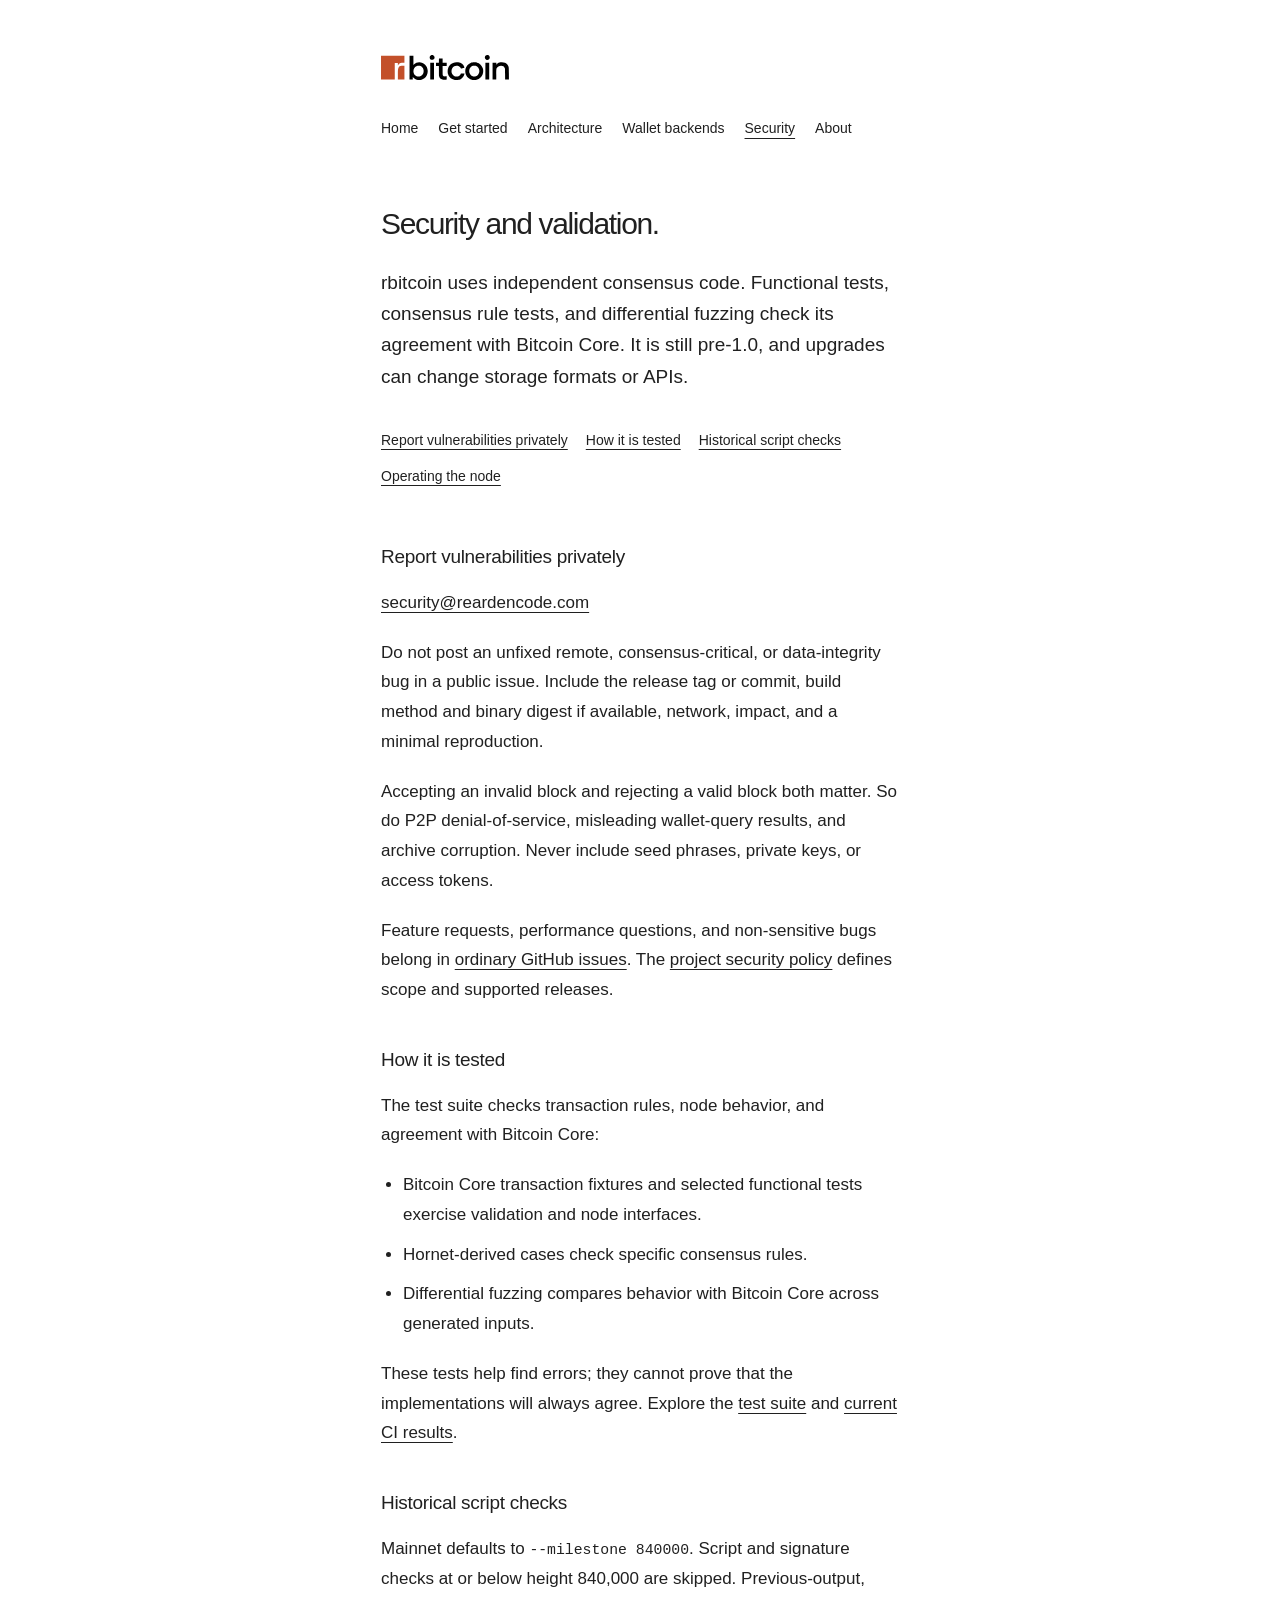
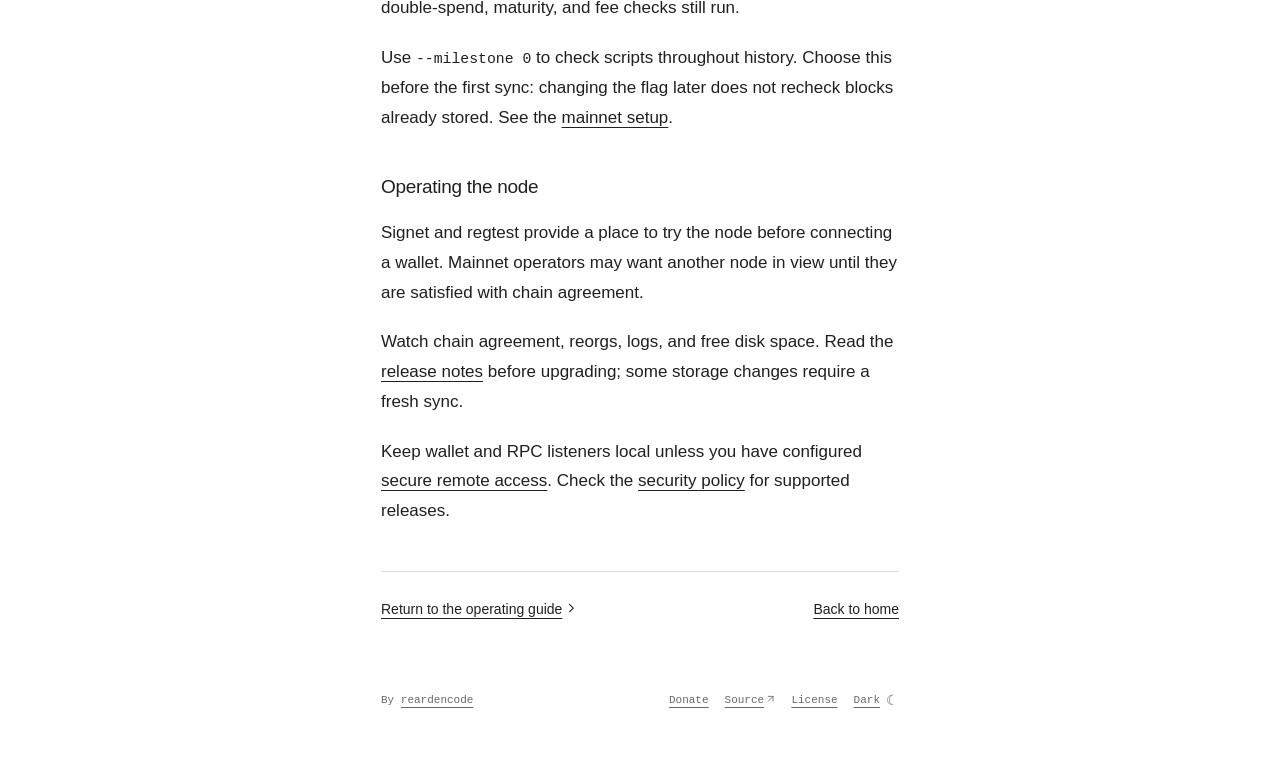
<file: security/index.html>
<!doctype html>
<html lang="en">
  <head>
    <meta charset="utf-8" />
    <meta content="width=device-width,initial-scale=1" name="viewport" />
    <title>Security — rbitcoin</title>
    <meta
      content="Mainnet expectations, test evidence, and private vulnerability reporting."
      name="description"
    />
    <meta content="#ffffff" name="theme-color" />
    <link href="../assets/img/favicon.svg" rel="icon" type="image/svg+xml" />
    <script src="../assets/theme.js?v=text-toggle"></script>
    <link href="../assets/site.css?v=archive-comparison" rel="stylesheet" />
    <link href="https://rbitcoin.org/security/" rel="canonical" />
    <link href="../site.webmanifest" rel="manifest" />
    <link href="../assets/img/apple-touch-icon.png" rel="apple-touch-icon" />
    <meta content="website" property="og:type" />
    <meta content="rbitcoin" property="og:site_name" />
    <meta content="Security — rbitcoin" property="og:title" />
    <meta
      content="Mainnet expectations, test evidence, and private vulnerability reporting."
      property="og:description"
    />
    <meta content="https://rbitcoin.org/security/" property="og:url" />
    <meta content="https://rbitcoin.org/assets/img/og-card.png" property="og:image" />
    <meta content="1200" property="og:image:width" />
    <meta content="630" property="og:image:height" />
    <meta content="rbitcoin" property="og:image:alt" />
    <meta content="summary_large_image" name="twitter:card" />
    <script defer="" src="../assets/release.js"></script>
  </head>
  <body class="site essential-site reading-page">
    <a class="skip" href="#main">Skip to content</a>
    <div class="chapter-grid">
      <header class="chapter-sidebar">
        <a class="chapter-brand" href="../index.html"
          ><img
            alt="rbitcoin"
            class="wordmark wordmark-light"
            height="526"
            src="../assets/wordmark-light.svg?v=updated-logo"
            width="2728" /><img
            alt="rbitcoin"
            class="wordmark wordmark-dark"
            height="526"
            src="../assets/wordmark-dark.svg?v=readable-dark"
            width="2728"
        /></a>
        <nav aria-label="Site" class="chapter-nav">
          <a href="../index.html">Home</a
          ><a href="../get-started/index.html"><span>01</span>Get started</a
          ><a href="../architecture/index.html"><span>02</span>Architecture</a
          ><a href="../wallets/index.html"><span>03</span>Wallet backends</a
          ><a aria-current="page" href="index.html"><span>04</span>Security</a
          ><a href="../about/index.html"><span>05</span>About</a>
        </nav>
      </header>
      <main class="chapter" id="main">
        <header class="chapter-title">
          <p class="chapter-kicker">04 / Security</p>
          <h1>Security and validation.</h1>
          <p class="chapter-intro">
            rbitcoin uses independent consensus code. Functional tests, consensus rule tests, and
            differential fuzzing check its agreement with Bitcoin Core. It is still pre-1.0, and
            upgrades can change storage formats or APIs.
          </p>
        </header>
        <nav aria-label="On this page" class="chapter-contents">
          <a href="#report">Report vulnerabilities privately</a><a href="#tests">How it is tested</a
          ><a href="#milestone">Historical script checks</a
          ><a href="#operations">Operating the node</a>
        </nav>
        <section id="report">
          <h2>Report vulnerabilities privately</h2>
          <p><a href="mailto:security@reardencode.com">security@reardencode.com</a></p>
          <p>
            Do not post an unfixed remote, consensus-critical, or data-integrity bug in a public
            issue. Include the release tag or commit, build method and binary digest if available,
            network, impact, and a minimal reproduction.
          </p>
          <p>
            Accepting an invalid block and rejecting a valid block both matter. So do P2P
            denial-of-service, misleading wallet-query results, and archive corruption. Never
            include seed phrases, private keys, or access tokens.
          </p>
          <p>
            Feature requests, performance questions, and non-sensitive bugs belong in
            <a href="https://github.com/reardencode/rbitcoin/issues">ordinary GitHub issues</a>. The
            <a href="https://github.com/reardencode/rbitcoin/blob/master/SECURITY.md"
              >project security policy</a
            >
            defines scope and supported releases.
          </p>
        </section>
        <section id="tests">
          <h2>How it is tested</h2>
          <p>
            The test suite checks transaction rules, node behavior, and agreement with Bitcoin Core:
          </p>
          <ul>
            <li>
              Bitcoin Core transaction fixtures and selected functional tests exercise validation
              and node interfaces.
            </li>
            <li>Hornet-derived cases check specific consensus rules.</li>
            <li>
              Differential fuzzing compares behavior with Bitcoin Core across generated inputs.
            </li>
          </ul>
          <p>
            These tests help find errors; they cannot prove that the implementations will always
            agree. Explore the
            <a
              data-release-doc="TESTING.md"
              href="https://github.com/reardencode/rbitcoin/blob/master/TESTING.md"
              >test suite</a
            >
            and <a href="https://github.com/reardencode/rbitcoin/actions">current CI results</a>.
          </p>
        </section>
        <section id="milestone">
          <h2>Historical script checks</h2>
          <p>
            Mainnet defaults to <code>--milestone 840000</code>. Script and signature checks at or
            below height 840,000 are skipped. Previous-output, double-spend, maturity, and fee
            checks still run.
          </p>
          <p>
            Use <code>--milestone 0</code> to check scripts throughout history. Choose this before
            the first sync: changing the flag later does not recheck blocks already stored. See the
            <a href="../get-started/index.html#mainnet">mainnet setup</a>.
          </p>
        </section>
        <section id="operations">
          <h2>Operating the node</h2>
          <p>
            Signet and regtest provide a place to try the node before connecting a wallet. Mainnet
            operators may want another node in view until they are satisfied with chain agreement.
          </p>
          <p>
            Watch chain agreement, reorgs, logs, and free disk space. Read the
            <a href="https://github.com/reardencode/rbitcoin/blob/master/CHANGELOG.md"
              >release notes</a
            >
            before upgrading; some storage changes require a fresh sync.
          </p>
          <p>
            Keep wallet and RPC listeners local unless you have configured
            <a href="../wallets/index.html#exposure">secure remote access</a>. Check the
            <a href="https://github.com/reardencode/rbitcoin/blob/master/SECURITY.md"
              >security policy</a
            >
            for supported releases.
          </p>
        </section>
        <nav aria-label="Continue reading" class="chapter-next">
          <a href="../get-started/index.html"
            >Return to the operating guide<svg
              aria-hidden="true"
              class="link-icon"
              fill="none"
              focusable="false"
              height="12"
              stroke="currentColor"
              stroke-linecap="round"
              stroke-linejoin="round"
              stroke-width="1.4"
              viewBox="0 0 16 16"
              width="12"
              xmlns="http://www.w3.org/2000/svg"
            >
              <path d="m6 3 5 5-5 5"></path></svg></a
          ><a href="../index.html">Back to home</a>
        </nav>
      </main>
    </div>
    <footer class="site-colophon">
      <span>By <a href="https://x.com/reardencode">reardencode</a></span>
      <nav aria-label="Project information">
        <a href="../about/index.html#donate">Donate</a
        ><a class="source-link" href="https://github.com/reardencode/rbitcoin"
          ><span>Source</span
          ><svg
            aria-hidden="true"
            class="link-icon"
            fill="none"
            focusable="false"
            height="12"
            stroke="currentColor"
            stroke-linecap="round"
            stroke-linejoin="round"
            stroke-width="1.4"
            viewBox="0 0 16 16"
            width="12"
            xmlns="http://www.w3.org/2000/svg"
          >
            <path d="M4 12 12 4M4 4h8v8"></path></svg></a
        ><a href="../NOTICE.txt">License</a
        ><button aria-label="Switch color theme" class="theme-toggle" hidden="" type="button">
          <span class="theme-label">Dark</span
          ><span aria-hidden="true" class="theme-symbol">☾</span>
        </button>
      </nav>
    </footer>
  </body>
</html>
</file>
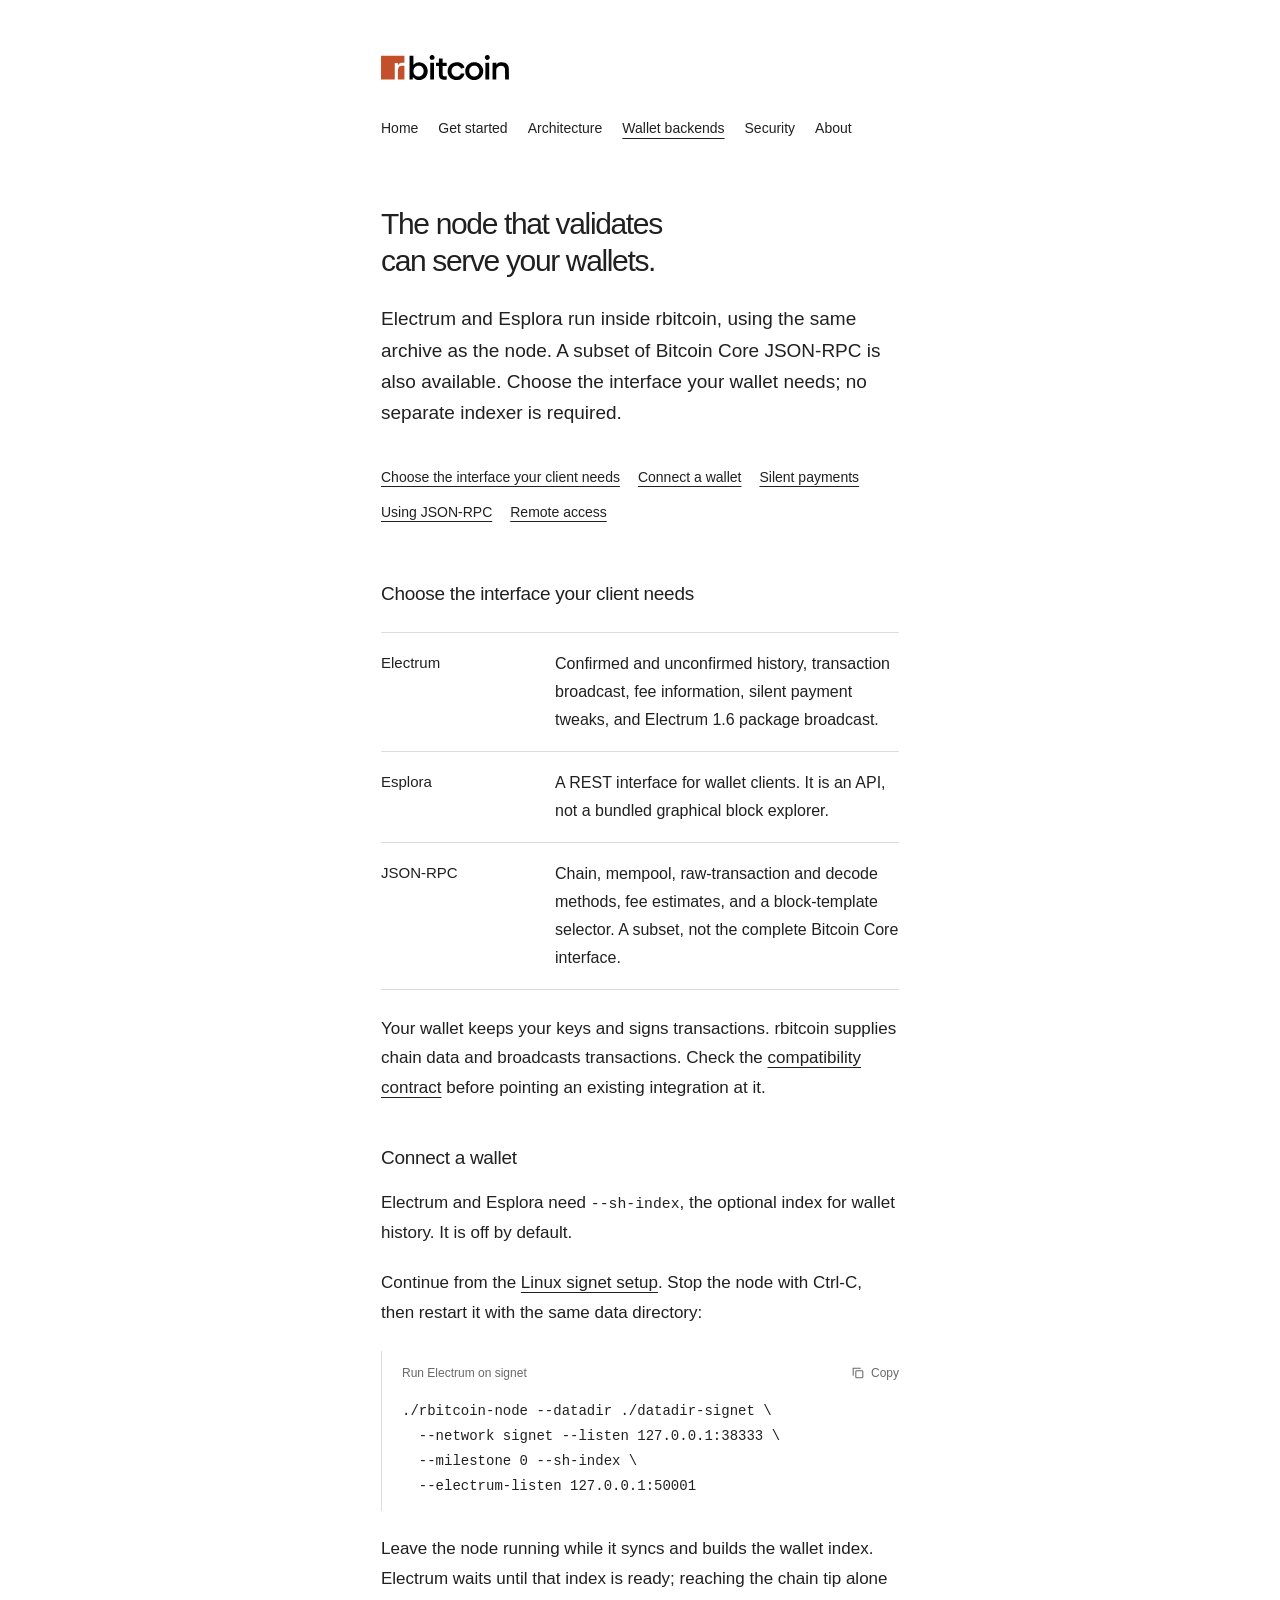
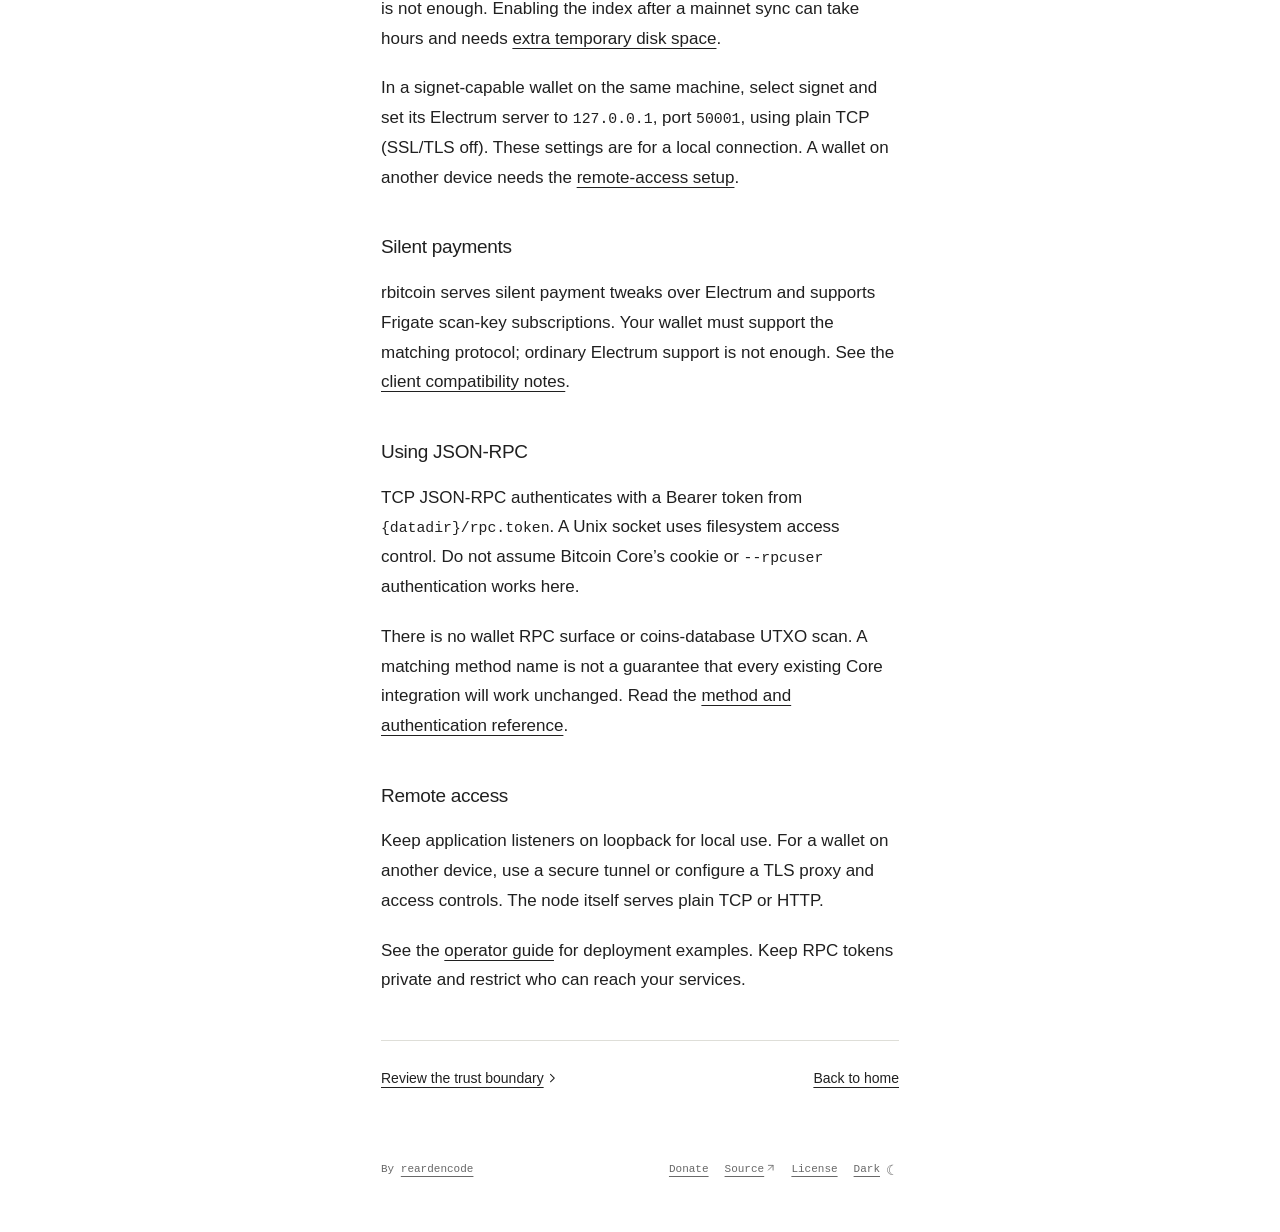
<file: wallets/index.html>
<!doctype html>
<html lang="en">
  <head>
    <meta charset="utf-8" />
    <meta content="width=device-width,initial-scale=1" name="viewport" />
    <title>Wallet backends — rbitcoin</title>
    <meta
      content="Electrum, silent payments, Esplora, and the JSON-RPC boundary."
      name="description"
    />
    <meta content="#ffffff" name="theme-color" />
    <link href="../assets/img/favicon.svg" rel="icon" type="image/svg+xml" />
    <script src="../assets/theme.js?v=text-toggle"></script>
    <link href="../assets/site.css?v=archive-comparison" rel="stylesheet" />
    <script defer="" src="../assets/code-copy.js?v=addresses"></script>
    <link href="https://rbitcoin.org/wallets/" rel="canonical" />
    <link href="../site.webmanifest" rel="manifest" />
    <link href="../assets/img/apple-touch-icon.png" rel="apple-touch-icon" />
    <meta content="website" property="og:type" />
    <meta content="rbitcoin" property="og:site_name" />
    <meta content="Wallet backends — rbitcoin" property="og:title" />
    <meta
      content="Electrum, silent payments, Esplora, and the JSON-RPC boundary."
      property="og:description"
    />
    <meta content="https://rbitcoin.org/wallets/" property="og:url" />
    <meta content="https://rbitcoin.org/assets/img/og-card.png" property="og:image" />
    <meta content="1200" property="og:image:width" />
    <meta content="630" property="og:image:height" />
    <meta content="rbitcoin" property="og:image:alt" />
    <meta content="summary_large_image" name="twitter:card" />
    <script defer="" src="../assets/release.js"></script>
  </head>
  <body class="site essential-site reading-page">
    <a class="skip" href="#main">Skip to content</a>
    <div class="chapter-grid">
      <header class="chapter-sidebar">
        <a class="chapter-brand" href="../index.html"
          ><img
            alt="rbitcoin"
            class="wordmark wordmark-light"
            height="526"
            src="../assets/wordmark-light.svg?v=updated-logo"
            width="2728" /><img
            alt="rbitcoin"
            class="wordmark wordmark-dark"
            height="526"
            src="../assets/wordmark-dark.svg?v=readable-dark"
            width="2728"
        /></a>
        <nav aria-label="Site" class="chapter-nav">
          <a href="../index.html">Home</a
          ><a href="../get-started/index.html"><span>01</span>Get started</a
          ><a href="../architecture/index.html"><span>02</span>Architecture</a
          ><a aria-current="page" href="index.html"><span>03</span>Wallet backends</a
          ><a href="../security/index.html"><span>04</span>Security</a
          ><a href="../about/index.html"><span>05</span>About</a>
        </nav>
      </header>
      <main class="chapter" id="main">
        <header class="chapter-title">
          <p class="chapter-kicker">03 / Wallet backends</p>
          <h1>The node that validates can serve your wallets.</h1>
          <p class="chapter-intro">
            Electrum and Esplora run inside rbitcoin, using the same archive as the node. A subset
            of Bitcoin Core JSON-RPC is also available. Choose the interface your wallet needs; no
            separate indexer is required.
          </p>
        </header>
        <nav aria-label="On this page" class="chapter-contents">
          <a href="#interfaces">Choose the interface your client needs</a
          ><a href="#electrum">Connect a wallet</a><a href="#silent-payments">Silent payments</a
          ><a href="#rpc">Using JSON-RPC</a><a href="#exposure">Remote access</a>
        </nav>
        <section id="interfaces">
          <h2>Choose the interface your client needs</h2>
          <dl class="fact-list">
            <div>
              <dt>Electrum</dt>
              <dd>
                Confirmed and unconfirmed history, transaction broadcast, fee information, silent
                payment tweaks, and Electrum 1.6 package broadcast.
              </dd>
            </div>
            <div>
              <dt>Esplora</dt>
              <dd>
                A REST interface for wallet clients. It is an API, not a bundled graphical block
                explorer.
              </dd>
            </div>
            <div>
              <dt>JSON-RPC</dt>
              <dd>
                Chain, mempool, raw-transaction and decode methods, fee estimates, and a
                block-template selector. A subset, not the complete Bitcoin Core interface.
              </dd>
            </div>
          </dl>
          <p>
            Your wallet keeps your keys and signs transactions. rbitcoin supplies chain data and
            broadcasts transactions. Check the
            <a
              data-release-doc="COMPAT.md"
              href="https://github.com/reardencode/rbitcoin/blob/master/COMPAT.md"
              >compatibility contract</a
            >
            before pointing an existing integration at it.
          </p>
        </section>
        <section id="electrum">
          <h2>Connect a wallet</h2>
          <p>
            Electrum and Esplora need <code>--sh-index</code>, the optional index for wallet
            history. It is off by default.
          </p>
          <p>
            Continue from the <a href="../get-started/index.html#signet">Linux signet setup</a>.
            Stop the node with Ctrl-C, then restart it with the same data directory:
          </p>
          <figure class="command-block">
            <figcaption>
              <span id="electrum-label">Run Electrum on signet</span
              ><button
                aria-label="Copy Electrum command"
                class="copy-command"
                hidden=""
                type="button"
              >
                <svg
                  aria-hidden="true"
                  fill="none"
                  height="14"
                  stroke="currentColor"
                  stroke-width="1.2"
                  viewBox="0 0 16 16"
                  width="14"
                >
                  <rect height="8" rx="1" width="8" x="5.5" y="5.5"></rect>
                  <path d="M10.5 3V2.5h-8v8H3"></path></svg
                ><span>Copy</span>
              </button>
            </figcaption>
            <pre
              aria-labelledby="electrum-label"
              tabindex="0"
            ><code>./rbitcoin-node --datadir ./datadir-signet \
  --network signet --listen 127.0.0.1:38333 \
  --milestone 0 --sh-index \
  --electrum-listen 127.0.0.1:50001</code></pre>
            <p aria-live="polite" class="copy-status" role="status"></p>
          </figure>
          <p>
            Leave the node running while it syncs and builds the wallet index. Electrum waits until
            that index is ready; reaching the chain tip alone is not enough. Enabling the index
            after a mainnet sync can take hours and needs
            <a href="../architecture/index.html#storage">extra temporary disk space</a>.
          </p>
          <p>
            In a signet-capable wallet on the same machine, select signet and set its Electrum
            server to <code>127.0.0.1</code>, port <code>50001</code>, using plain TCP (SSL/TLS
            off). These settings are for a local connection. A wallet on another device needs the
            <a href="#exposure">remote-access setup</a>.
          </p>
        </section>
        <section id="silent-payments">
          <h2>Silent payments</h2>
          <p>
            rbitcoin serves silent payment tweaks over Electrum and supports Frigate scan-key
            subscriptions. Your wallet must support the matching protocol; ordinary Electrum support
            is not enough. See the
            <a
              data-release-doc="COMPAT.md#tweaks-stream-vs-sparrow--frigate"
              href="https://github.com/reardencode/rbitcoin/blob/master/COMPAT.md#tweaks-stream-vs-sparrow--frigate"
              >client compatibility notes</a
            >.
          </p>
        </section>
        <section id="rpc">
          <h2>Using JSON-RPC</h2>
          <p>
            TCP JSON-RPC authenticates with a Bearer token from <code>{datadir}/rpc.token</code>. A
            Unix socket uses filesystem access control. Do not assume Bitcoin Core’s cookie or
            <code>--rpcuser</code> authentication works here.
          </p>
          <p>
            There is no wallet RPC surface or coins-database UTXO scan. A matching method name is
            not a guarantee that every existing Core integration will work unchanged. Read the
            <a
              data-release-doc="docs/rpc.md"
              href="https://github.com/reardencode/rbitcoin/blob/master/docs/rpc.md"
              >method and authentication reference</a
            >.
          </p>
        </section>
        <section id="exposure">
          <h2>Remote access</h2>
          <p>
            Keep application listeners on loopback for local use. For a wallet on another device,
            use a secure tunnel or configure a TLS proxy and access controls. The node itself serves
            plain TCP or HTTP.
          </p>
          <p>
            See the
            <a
              data-release-doc="OPERATOR.md"
              href="https://github.com/reardencode/rbitcoin/blob/master/OPERATOR.md"
              >operator guide</a
            >
            for deployment examples. Keep RPC tokens private and restrict who can reach your
            services.
          </p>
        </section>
        <nav aria-label="Continue reading" class="chapter-next">
          <a href="../security/index.html"
            >Review the trust boundary<svg
              aria-hidden="true"
              class="link-icon"
              fill="none"
              focusable="false"
              height="12"
              stroke="currentColor"
              stroke-linecap="round"
              stroke-linejoin="round"
              stroke-width="1.4"
              viewBox="0 0 16 16"
              width="12"
              xmlns="http://www.w3.org/2000/svg"
            >
              <path d="m6 3 5 5-5 5"></path></svg></a
          ><a href="../index.html">Back to home</a>
        </nav>
      </main>
    </div>
    <footer class="site-colophon">
      <span>By <a href="https://x.com/reardencode">reardencode</a></span>
      <nav aria-label="Project information">
        <a href="../about/index.html#donate">Donate</a
        ><a class="source-link" href="https://github.com/reardencode/rbitcoin"
          ><span>Source</span
          ><svg
            aria-hidden="true"
            class="link-icon"
            fill="none"
            focusable="false"
            height="12"
            stroke="currentColor"
            stroke-linecap="round"
            stroke-linejoin="round"
            stroke-width="1.4"
            viewBox="0 0 16 16"
            width="12"
            xmlns="http://www.w3.org/2000/svg"
          >
            <path d="M4 12 12 4M4 4h8v8"></path></svg></a
        ><a href="../NOTICE.txt">License</a
        ><button aria-label="Switch color theme" class="theme-toggle" hidden="" type="button">
          <span class="theme-label">Dark</span
          ><span aria-hidden="true" class="theme-symbol">☾</span>
        </button>
      </nav>
    </footer>
  </body>
</html>
</file>
<file: assets/site.css>
/* Essential: original typography, responsive layout, and reading styles. */

* {
  box-sizing: border-box;
}

html {
  scroll-padding-top: 30px;
}

body {
  margin: 0;
  background: var(--paper);
  color: var(--ink);
  font-size: 19px;
  line-height: 1.65;
}

a {
  color: inherit;
  text-decoration-thickness: 1px;
  text-underline-offset: 4px;
}

a:hover {
  color: var(--accent);
}

a:focus-visible,
button:focus-visible,
summary:focus-visible {
  outline: 2px solid var(--accent);
  outline-offset: 5px;
}

button {
  font: inherit;
  color: inherit;
  cursor: pointer;
}

h1,
h2,
h3,
p,
figure,
pre,
dl {
  margin: 0;
}

h1,
h2,
h3 {
  font-weight: 400;
}

p + p {
  margin-top: 1.2em;
}

h2,
h3,
[id] {
  scroll-margin-top: 30px;
}

::selection {
  background: var(--selection-bg);
  color: var(--selection-ink);
}

.skip {
  position: fixed;
  top: 0;
  left: 20px;
  padding: 10px 20px;
  transform: translateY(-150%);
  background: var(--ink);
  color: var(--paper);
  z-index: 9;
}

.skip:focus {
  transform: none;
}

pre {
  font: 12px/1.9 var(--mono);
  white-space: pre-wrap;
  overflow-wrap: anywhere;
}

summary {
  cursor: pointer;
}

footer a {
  display: inline-block;
  padding: 3px 0;
}

@media (prefers-reduced-motion: no-preference) {
  a,
  button,
  summary {
    transition:
      color 120ms ease-out,
      border-color 120ms ease-out,
      background-color 120ms ease-out;
  }
}

@media (max-width: 700px) {
  body {
    font-size: 18px;
  }
}

@media print {
  body {
    background: white !important;
    color: black !important;
    font-size: 11pt !important;
  }

  .skip {
    display: none !important;
  }

  a {
    color: inherit !important;
  }

  h1,
  h2,
  h3 {
    break-after: avoid;
  }

  figure,
  pre {
    break-inside: avoid;
  }

  details {
    display: block;
  }

  details > * {
    display: block !important;
  }

  details::details-content {
    content-visibility: visible !important;
    display: block !important;
  }

  details summary {
    list-style: none;
  }

  footer {
    break-inside: avoid;
  }

  a[href^='https://github.com']
  {
    text-decoration: underline;
  }

  * {
    box-shadow: none !important;
    position: static !important;
  }
}

:root {
  --paper: #fff;
  --ink: #202020;
  --muted: #686868;
  --line: #e0e0e0;
  --accent: #202020;
  --rule: #deded8;
  --selection-bg: #222;
  --selection-ink: #fff;
  color-scheme: light;
  --sans: Arial, Helvetica, sans-serif;
  --mono: "SFMono-Regular", Consolas, "Liberation Mono", monospace;
}

body {
  font-family: Arial, Helvetica, sans-serif;
  font-size: 19px;
  line-height: 1.65;
}

.essential {
  max-width: 566px;
  margin: 105px auto 75px;
  padding: 0 24px;
}

.essential h1 {
  font-size: 38px;
  line-height: 1.1;
  letter-spacing: -1.8px;
  font-weight: 600;
  margin-bottom: 40px;
}

.essential h1 a {
  text-decoration: none;
}

.essential .opening {
  font-size: 24px;
  letter-spacing: -0.5px;
  line-height: 1.5;
  margin-bottom: 20px;
}

.essential p {
  margin-top: 0;
  margin-bottom: 23px;
}

.essential .links {
  margin-top: 30px;
  margin-bottom: 58px;
  display: flex;
  gap: 26px;
  font-size: 15px;
}

.essential h2 {
  font-size: 12px;
  line-height: 1.5;
  font-weight: 600;
  margin: 0 0 15px;
  letter-spacing: 0.015em;
}

.essential section {
  margin-top: 40px;
}

.essential .small {
  font-size: 15px;
  line-height: 1.8;
  color: var(--muted);
}

.essential .small a {
  color: var(--ink);
}

.essential footer {
  border-top: 1px solid var(--line);
  margin-top: 55px;
  padding-top: 17px;
  font-size: 11px;
  line-height: 1.8;
  color: var(--muted);
}

.essential footer a {
  color: var(--ink);
}

@media (max-width: 700px) {
  .essential {
    margin-top: 68px;
    margin-bottom: 40px;
    padding: 0 27px;
    max-width: 570px;
  }

  .essential h1 {
    font-size: 35px;
    margin-bottom: 32px;
  }

  .essential .opening {
    font-size: 23px;
  }

  .essential .links {
    margin-bottom: 43px;
  }

  .essential p {
    font-size: 18px;
  }

  .essential .small {
    font-size: 14px;
  }

  .essential section {
    margin-top: 34px;
  }

  .essential footer {
    margin-top: 42px;
  }
}

@media print {
  .essential {
    margin: 20px auto;
    padding: 0;
    max-width: 36em;
  }

  .essential h1 {
    font-size: 25pt;
  }

  .essential .opening {
    font-size: 15pt;
  }

  .essential section {
    margin-top: 20px;
  }

  .essential .links {
    margin-bottom: 25px;
  }

  .essential footer {
    margin-top: 30px;
  }
}

.link-icon {
  display: inline-block;
  width: 0.86em;
  height: 0.86em;
  vertical-align: -0.03em;
  margin-left: 0.16em;
  flex: none;
  overflow: visible;
  pointer-events: none;
}

.site a {
  overflow-wrap: anywhere;
}

.site code {
  font-family: var(--mono);
  font-size: 0.87em;
  overflow-wrap: anywhere;
}

.site-colophon {
  display: flex;
  align-items: baseline;
  justify-content: space-between;
  gap: 20px;
  max-width: 1296px;
  margin: 40px auto 0;
  padding: 0 clamp(24px, 5vw, 72px);
  width: 100%;
  font: 12px/1.7 var(--mono);
  color: var(--muted);
}

.site-colophon nav {
  display: flex;
  gap: 18px;
  flex-wrap: wrap;
}

.site-colophon a {
  display: inline-block;
  padding: 5px 0;
}

.essential-site .essential {
  margin-top: 105px;
}

.essential-site .essential .site-colophon {
  padding: 17px 0 0;
  max-width: none;
  margin: 50px 0 0;
}

.essential-site .essential h2 {
  font-size: 14px;
}

.essential-site .essential .small {
  font-size: 15px;
}

.essential-site ::selection {
  background: var(--selection-bg);
  color: var(--selection-ink);
}

.chapter-grid {
  width: min(1280px, 100%);
  margin: 0 auto;
  padding: 85px clamp(24px, 5vw, 72px) 40px;
  display: grid;
  grid-template-columns: minmax(170px, 0.8fr) minmax(0, 2fr);
  gap: 10%;
}

.chapter-sidebar {
  align-self: start;
}

.chapter-brand {
  display: inline-block;
  font: 500 22px/1.2 var(--sans);
  letter-spacing: -1.5px;
  text-decoration: none;
  padding: 0 0 24px;
  color: var(--ink) !important;
}

.chapter-nav {
  display: flex;
  flex-direction: column;
  align-items: flex-start;
  gap: 8px;
  font: 14px/1.5 var(--mono);
}

.chapter-nav a {
  padding: 5px 0;
  text-decoration: none;
}

.chapter-nav a:hover,
.chapter-nav a[aria-current] {
  text-decoration: underline;
  text-underline-offset: 5px;
}

.chapter-nav span {
  display: inline-block;
  min-width: 28px;
  color: var(--muted);
  font-size: 12px;
}

.chapter {
  min-width: 0;
  max-width: 690px;
  font: 17px/1.75 var(--sans);
}

.chapter-title {
  margin-bottom: 35px;
}

.chapter-kicker {
  font: 12px/1.6 var(--mono);
  color: var(--muted);
  margin-bottom: 18px !important;
}

.chapter h1 {
  font-size: 34px;
  line-height: 1.22;
  letter-spacing: -1.35px;
  font-weight: 400;
  margin: 0 0 24px;
}

.chapter-intro {
  font-size: 19px;
  line-height: 1.65;
}

.chapter p {
  margin: 0 0 20px;
}

.chapter p:last-child {
  margin-bottom: 0;
}

.chapter section {
  margin: 42px 0 0;
  scroll-margin-top: 30px;
}

.chapter h2 {
  font-size: 19px;
  line-height: 1.4;
  font-weight: 500;
  margin: 0 0 17px;
  letter-spacing: -0.3px;
}

.chapter-contents {
  display: flex;
  flex-wrap: wrap;
  gap: 8px 20px;
  padding: 20px 0;
  border-top: 1px solid var(--rule);
  border-bottom: 1px solid var(--rule);
  font: 14px/1.55 var(--sans);
}

.chapter-contents a {
  padding: 3px 0;
}

.chapter .annotation {
  font: 14px/1.65 var(--sans);
  color: var(--muted);
}

.chapter pre {
  margin: 23px 0;
  padding: 17px 0 17px 20px;
  border-left: 1px solid var(--rule);
  font: 14px/1.8 var(--mono);
  white-space: pre-wrap;
  overflow-wrap: anywhere;
}

.chapter pre code {
  font: inherit;
}

.fact-list {
  margin: 24px 0;
}

.fact-list > div {
  display: grid;
  grid-template-columns: minmax(110px, 0.65fr) minmax(0, 1.5fr);
  gap: 25px;
  padding: 17px 0;
  border-top: 1px solid var(--rule);
}

.fact-list > div:last-child {
  border-bottom: 1px solid var(--rule);
}

.fact-list dt {
  font-size: 15px;
  font-weight: 500;
}

.fact-list dd {
  margin: 0;
  font-size: 16px;
}

.chapter table {
  width: 100%;
  border-collapse: collapse;
  margin: 24px 0;
  table-layout: fixed;
  font-size: 15px;
  line-height: 1.6;
}

.chapter caption {
  text-align: left;
  font: 12px/1.6 var(--mono);
  color: var(--muted);
  margin-bottom: 15px;
}

.chapter th,
.chapter td {
  text-align: left;
  vertical-align: top;
  border-bottom: 1px solid var(--rule);
  padding: 14px 12px 14px 0;
  overflow-wrap: anywhere;
}

.chapter th {
  font-weight: 500;
}

.chapter th:first-child {
  width: 34%;
}

.chapter-next {
  display: flex;
  align-items: baseline;
  justify-content: space-between;
  flex-wrap: wrap;
  gap: 20px;
  margin-top: 45px;
  padding-top: 20px;
  border-top: 1px solid var(--rule);
  font-size: 14px;
}

.chapter-next a {
  padding: 5px 0;
}

.essential-site.reading-page .chapter-grid {
  display: block;
  max-width: 614px;
  padding-top: 55px;
}

.essential-site.reading-page .chapter-sidebar {
  margin-bottom: 62px;
}

.essential-site.reading-page .chapter-nav {
  flex-direction: row;
  flex-wrap: wrap;
  gap: 7px 20px;
  font-family: var(--sans);
}

.essential-site.reading-page .chapter-nav span {
  display: none;
}

.essential-site.reading-page .chapter-brand {
  font-size: 26px;
  font-weight: 600;
}

.essential-site.reading-page .chapter h1 {
  font-size: 30px;
  font-weight: 500;
}

.essential-site.reading-page .chapter-kicker {
  display: none;
}

.essential-site.reading-page .chapter-contents {
  border: 0;
  padding: 0 0 12px;
  gap: 8px 18px;
}

@media (max-width: 800px) {
  .chapter-grid {
    grid-template-columns: minmax(140px, 0.7fr) minmax(0, 2fr);
    gap: 30px;
  }

  .chapter h1 {
    font-size: 29px;
  }
}

@media (max-width: 650px) {
  .site-colophon {
    display: block;
  }

  .site-colophon nav {
    margin-top: 8px;
  }

  .essential-site .essential {
    margin-top: 65px;
  }

  .essential-site .essential .links {
    flex-wrap: wrap;
  }

  .chapter-grid {
    display: block;
    padding: 35px 27px;
  }

  .chapter-sidebar {
    margin-bottom: 45px;
  }

  .chapter-brand {
    padding-bottom: 20px;
  }

  .chapter-nav {
    flex-direction: row;
    flex-wrap: wrap;
    gap: 6px 18px;
    font-size: 14px;
  }

  .chapter-nav span {
    display: none;
  }

  .chapter {
    padding-top: 0;
    font-size: 16px;
  }

  .chapter h1 {
    font-size: 28px;
    letter-spacing: -1px;
  }

  .chapter-intro {
    font-size: 18px;
  }

  .essential-site.reading-page .chapter-grid {
    padding-top: 35px;
  }

  .essential-site.reading-page .chapter-sidebar {
    margin-bottom: 42px;
  }

  .chapter section {
    margin-top: 36px;
  }

  .fact-list > div {
    grid-template-columns: minmax(0, 1fr);
    gap: 8px;
  }

  .chapter pre {
    padding-left: 12px;
    font-size: 13px;
  }

  .chapter-contents {
    display: block;
  }

  .chapter-contents a {
    display: block;
    padding: 6px 0;
  }

  .chapter table {
    font-size: 14px;
  }

  .chapter th:first-child {
    width: 38%;
  }
}

@media print {
  .chapter-nav,
  .chapter-contents,
  .chapter-next,
  .site-colophon {
    display: none !important;
  }

  .chapter-grid {
    display: block !important;
    padding: 0 !important;
    margin: 0;
    max-width: none;
    width: 100%;
  }

  .chapter-sidebar {
    margin: 0 0 20px;
  }

  .chapter-brand {
    padding: 0;
  }

  .chapter {
    padding: 0;
    max-width: none;
    font-size: 11pt;
  }

  .chapter h1 {
    font-size: 24pt !important;
  }

  .chapter-intro {
    font-size: 12pt;
  }

  .chapter section {
    break-inside: auto;
    margin-top: 25px;
  }

  .chapter h2 {
    break-after: avoid;
  }

  .chapter table {
    font-size: 10pt;
  }

  .chapter tr,
  .fact-list > div {
    break-inside: avoid;
  }

  .chapter pre {
    font-size: 9pt;
  }
}

.site > .site-colophon {
  padding-bottom: 40px;
}

/* Theme follows the system until the reader makes a choice. */
:root[data-theme="dark"] {
  --paper: #171818;
  --ink: #e9e8e4;
  --muted: #aaa9a4;
  --line: #3b3d3c;
  --rule: #3b3d3c;
  --accent: #fff;
  --selection-bg: #deddd7;
  --selection-ink: #171818;
  color-scheme: dark;
}

@media (prefers-color-scheme: dark) {
  :root:not([data-theme="light"]) {
    --paper: #171818;
    --ink: #e9e8e4;
    --muted: #aaa9a4;
    --line: #3b3d3c;
    --rule: #3b3d3c;
    --accent: #fff;
    --selection-bg: #deddd7;
    --selection-ink: #171818;
    color-scheme: dark;
  }
}

/* Quiet, keyboard-accessible control in the footer. */
.theme-toggle {
  display: inline-flex;
  align-items: center;
  gap: 6px;
  min-height: 44px;
  padding: 5px 0;
  border: 0;
  border-radius: 0;
  background: transparent;
  color: inherit;
  font: inherit;
  cursor: pointer;
}
.theme-toggle[hidden] {
  display: none;
}
.theme-toggle:hover {
  color: var(--accent);
}
.theme-label {
  text-decoration: underline;
  text-decoration-thickness: 1px;
  text-underline-offset: 4px;
}
.theme-symbol {
  font-family: var(--sans);
  font-size: 14px;
  line-height: 1;
}
.essential footer .theme-toggle {
  color: var(--ink);
}
@media print {
  :root,
  :root[data-theme],
  :root:not([data-theme="light"]) {
    --paper: #fff !important;
    --ink: #202020 !important;
    --muted: #686868 !important;
    --line: #e0e0e0 !important;
    --rule: #deded8 !important;
    --accent: #202020 !important;
    color-scheme: light !important;
  }
  .theme-toggle {
    display: none !important;
  }
}

/* Original supplied SVG variants, selected with the page theme. */
.wordmark {
  display: block;
  width: 180px;
  max-width: 100%;
  height: auto;
}
.chapter-brand .wordmark {
  width: 128px;
}
.site-colophon nav {
  align-items: center;
}
.wordmark-dark {
  display: none;
}
:root[data-theme="dark"] .wordmark-light {
  display: none;
}
:root[data-theme="dark"] .wordmark-dark {
  display: block;
}
@media (prefers-color-scheme: dark) {
  :root:not([data-theme="light"]) .wordmark-light {
    display: none;
  }
  :root:not([data-theme="light"]) .wordmark-dark {
    display: block;
  }
}
@media print {
  .wordmark-light {
    display: block !important;
  }
  .wordmark-dark {
    display: none !important;
  }
}

/* Commands share the reading column's quiet rule and palette. */
.command-block {
  min-width: 0;
  margin: 23px 0;
  border-left: 1px solid var(--rule);
  padding-left: 20px;
}
.command-block figcaption {
  display: flex;
  align-items: center;
  justify-content: space-between;
  gap: 12px;
  color: var(--muted);
  font: 12px/1.5 var(--sans);
}
.copy-command {
  display: inline-flex;
  align-items: center;
  justify-content: flex-end;
  gap: 6px;
  min-height: 44px;
  min-width: 78px;
  flex: none;
  padding: 8px 0 8px 8px;
  border: 0;
  background: transparent;
  color: var(--muted);
  font: inherit;
}
.copy-command[hidden] {
  display: none;
}
.copy-command:hover {
  color: var(--ink);
}
.copy-command:disabled {
  cursor: wait;
}
.chapter .command-block pre {
  margin: 0;
  padding: 4px 0 12px;
  border: 0;
  overflow-x: auto;
  white-space: pre;
  overflow-wrap: normal;
}
.chapter .command-block code {
  overflow-wrap: normal;
}
.command-block pre:focus-visible {
  outline: 2px solid var(--accent);
  outline-offset: 4px;
}
.chapter .copy-status {
  position: absolute;
  width: 1px;
  height: 1px;
  overflow: hidden;
  clip-path: inset(50%);
  margin: 0;
}
.chapter .copy-status.copy-error {
  position: static;
  width: auto;
  height: auto;
  clip-path: none;
  color: var(--muted);
  font-size: 13px;
}
/* Platform names and download actions share a calm, aligned row. */
.download-files {
  list-style: none;
  margin: 24px 0;
  padding: 0;
}
.download-files li {
  display: flex;
  align-items: center;
  justify-content: space-between;
  gap: 16px;
  padding: 14px 0;
  border-top: 1px solid var(--rule);
}
.download-files li:last-child {
  border-bottom: 1px solid var(--rule);
}
.download-platform {
  display: grid;
  gap: 2px;
  font-size: 16px;
  line-height: 1.5;
}
.download-arch {
  color: var(--muted);
  font-size: 13px;
}
.download-links {
  display: flex;
  align-items: center;
  gap: 18px;
  flex: none;
  font-size: 14px;
}
.download-links a {
  display: inline-flex;
  align-items: center;
  min-height: 44px;
}
@media (max-width: 420px) {
  .download-files li {
    align-items: flex-start;
    flex-direction: column;
    gap: 4px;
  }
  .download-links {
    gap: 24px;
  }
}
.build-option {
  margin-top: 28px;
  border-top: 1px solid var(--rule);
  padding-top: 18px;
}
.build-option summary {
  cursor: pointer;
}
.build-option > p {
  margin-top: 18px;
}
@media (max-width: 650px) {
  .command-block {
    padding-left: 12px;
  }
}
@media print {
  .copy-command,
  .copy-status {
    display: none !important;
  }
  .chapter .command-block pre {
    white-space: pre-wrap;
    overflow-wrap: anywhere;
  }
}

/* Archive comparison: two stores and one changing output. */
.archive-comparison {
  --diagram-accent: #b84b28;
  margin: 28px 0;
  padding: 20px 0;
  border-block: 1px solid var(--rule);
}
:root[data-theme="dark"] .archive-comparison {
  --diagram-accent: #ec7f5b;
}
@media (prefers-color-scheme: dark) {
  :root:not([data-theme="light"]) .archive-comparison {
    --diagram-accent: #ec7f5b;
  }
}
.archive-comparison figcaption {
  font-size: 16px;
}
.archive-controls {
  display: flex;
  flex-wrap: wrap;
  gap: 24px;
  margin: 12px 0 24px;
}
.archive-controls[hidden] {
  display: none;
}
.archive-controls button {
  border: 0;
  border-bottom: 2px solid transparent;
  background: none;
  padding: 10px 0;
  min-height: 44px;
  font: 13px/1.5 var(--sans);
  color: var(--muted);
}
.archive-controls button[aria-pressed="true"] {
  color: var(--ink);
  border-color: var(--diagram-accent);
}
.comparison-rows {
  display: grid;
  gap: 28px;
}
.comparison-row {
  display: grid;
  grid-template-columns: 130px minmax(0, 1fr);
  align-items: center;
  gap: 16px;
}
.comparison-row > span {
  font-size: 14px;
}
.comparison-row svg {
  display: block;
  width: 100%;
  height: auto;
}
.comparison-row svg text {
  fill: var(--ink);
  font:
    18px Arial,
    sans-serif;
  text-anchor: middle;
}
.comparison-row .token {
  fill: var(--paper);
  stroke: var(--muted);
  stroke-width: 1;
}
.comparison-row .focus-token {
  stroke: var(--diagram-accent);
  stroke-width: 2;
}
.comparison-row .accent {
  stroke: var(--diagram-accent);
  fill: none;
}
.chapter .archive-caption {
  min-height: 48px;
  margin: 24px 0 0;
  font-size: 14px;
  color: var(--muted);
}
@media (max-width: 420px) {
  .comparison-row {
    grid-template-columns: 1fr;
    gap: 8px;
  }
  .comparison-rows {
    gap: 24px;
  }
}
@media print {
  .archive-controls {
    display: none !important;
  }
  .archive-comparison {
    --diagram-accent: #202020 !important;
    break-inside: avoid;
  }
}

/* Keep the reading measure and footer alignment steady across viewports. */
@media screen {
  .essential-site.reading-page .chapter-grid {
    max-width: 614px;
    padding-left: 48px;
    padding-right: 48px;
  }
  .reading-page > .site-colophon {
    max-width: 614px;
    margin-top: 12px;
    padding: 0 48px 40px;
    font-size: 11px;
    gap: 16px;
  }
  .reading-page > .site-colophon nav {
    gap: 16px;
  }
  .chapter h1,
  .chapter h2 {
    text-wrap: balance;
  }
  .chapter ul:not(.download-files),
  .chapter ol {
    margin: 20px 0;
    padding-left: 22px;
  }
  .chapter li + li {
    margin-top: 10px;
  }
  .chapter .download-files li + li {
    margin-top: 0;
  }
}
@media screen and (max-width: 650px) {
  .essential-site.reading-page .chapter-grid {
    padding-left: 27px;
    padding-right: 27px;
  }
  .reading-page > .site-colophon {
    padding-left: 27px;
    padding-right: 27px;
  }
  .essential-site.reading-page .chapter h1 {
    font-size: 28px;
    letter-spacing: -1px;
  }
}

/* Underline the Source label, not the gap or external-link icon. */
.source-link {
  text-decoration: none;
}
.source-link span {
  text-decoration: underline;
  text-decoration-thickness: 1px;
  text-underline-offset: 4px;
}

/* Donation destinations remain selectable, including without JavaScript. */
.donation-methods {
  margin: 24px 0;
  border-bottom: 1px solid var(--rule);
}
.donation-method {
  border-top: 1px solid var(--rule);
  padding: 14px 0 24px;
}
.donation-heading {
  display: flex;
  align-items: center;
  justify-content: space-between;
  gap: 20px;
}
.donation-heading h3 {
  font: 500 16px/1.5 var(--sans);
}
.donation-heading .copy-command {
  font: 13px/1.5 var(--sans);
  text-decoration: underline;
  text-underline-offset: 4px;
}
.chapter .donation-note {
  font-size: 13px;
  color: var(--muted);
  margin: 0 0 12px;
}
.donation-method code {
  display: block;
  font: 13px/1.8 var(--mono);
  overflow-wrap: anywhere;
  user-select: all;
}
@media print {
  .donation-method {
    break-inside: avoid;
  }
}

.donation-qr {
  margin-top: 16px;
}
.donation-actions {
  display: flex;
  align-items: center;
  gap: 18px;
  flex: none;
}
.donation-actions .copy-command {
  min-width: 0;
  padding-inline: 0;
}
.qr-toggle {
  border: 0;
  background: none;
  padding: 10px 0;
  min-height: 44px;
  color: var(--muted);
  font: 13px/1.5 var(--sans);
  text-decoration: underline;
  text-underline-offset: 4px;
}
.qr-toggle:hover {
  color: var(--ink);
}
@media print {
  .qr-toggle {
    display: none;
  }
}
.donation-qr img {
  display: block;
  width: 224px;
  max-width: 100%;
  height: auto;
  margin-top: 12px;
  background: white;
  image-rendering: pixelated;
}
</file>
